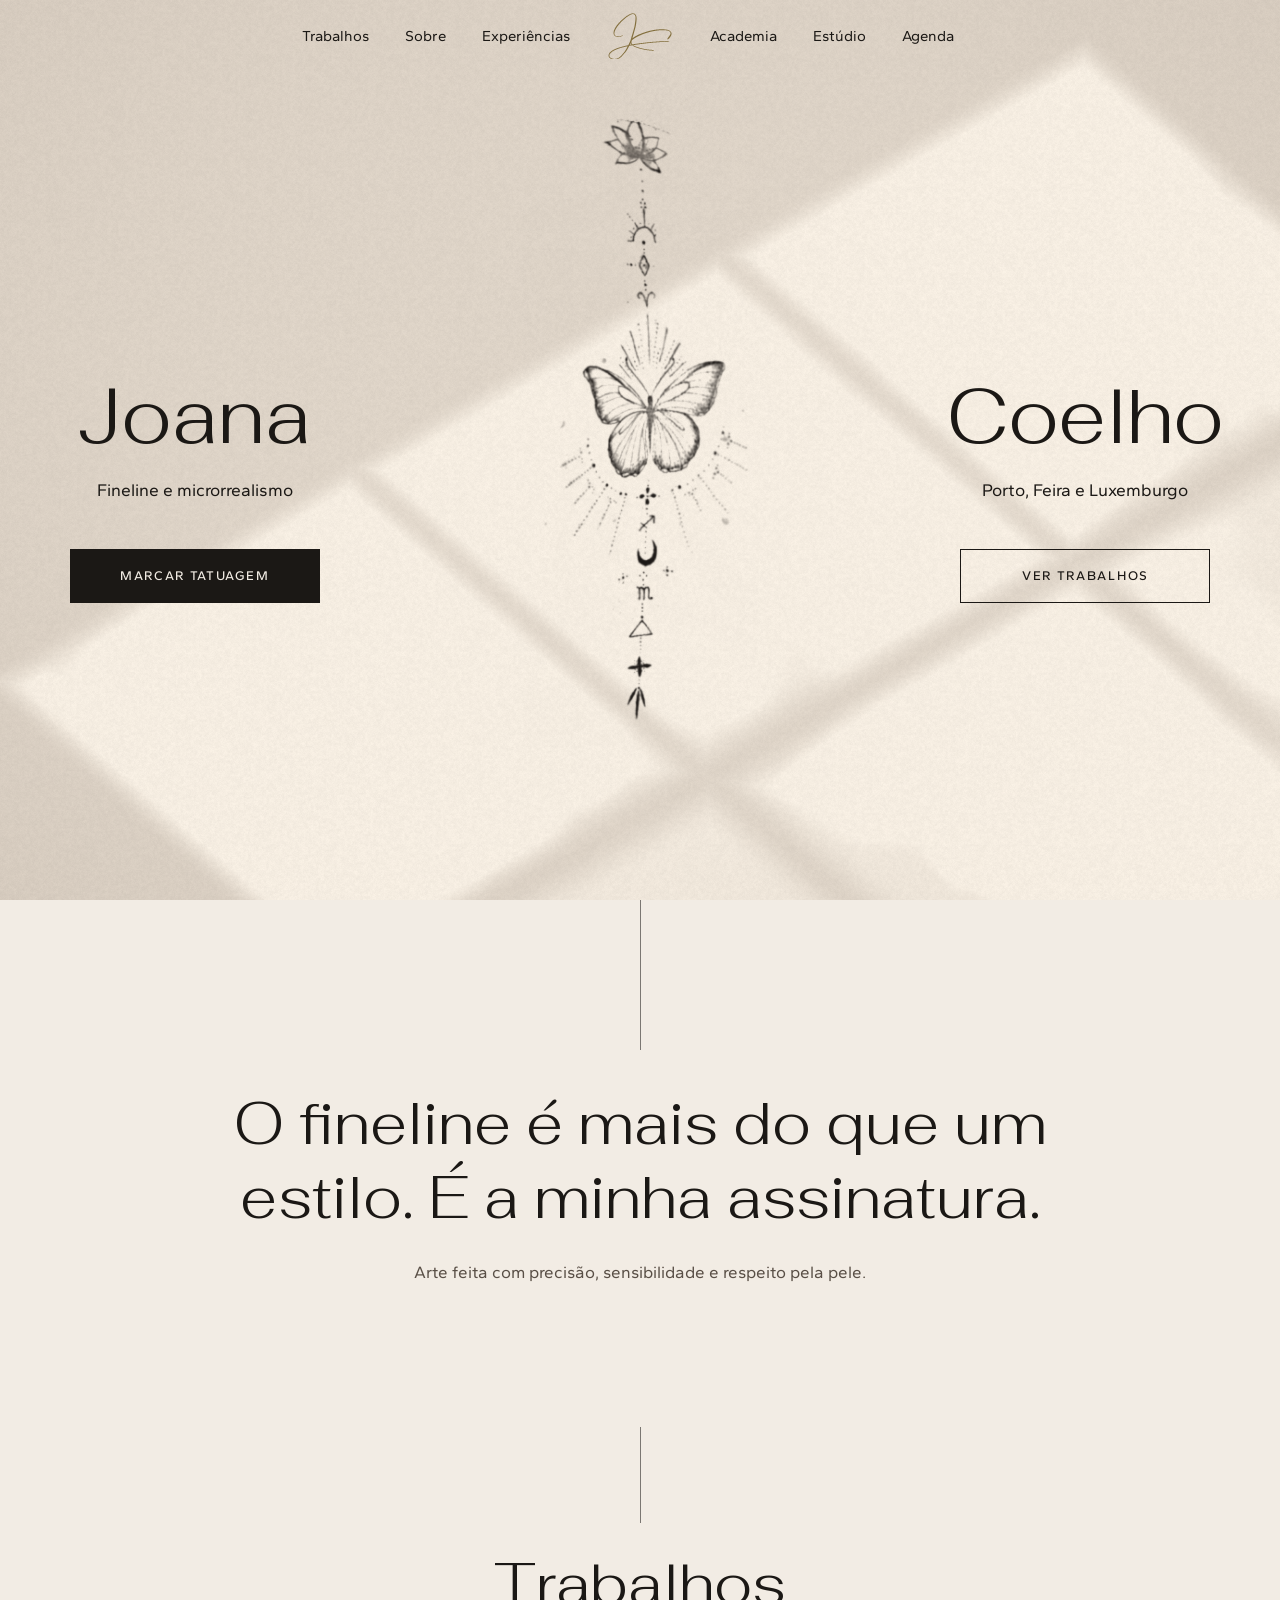
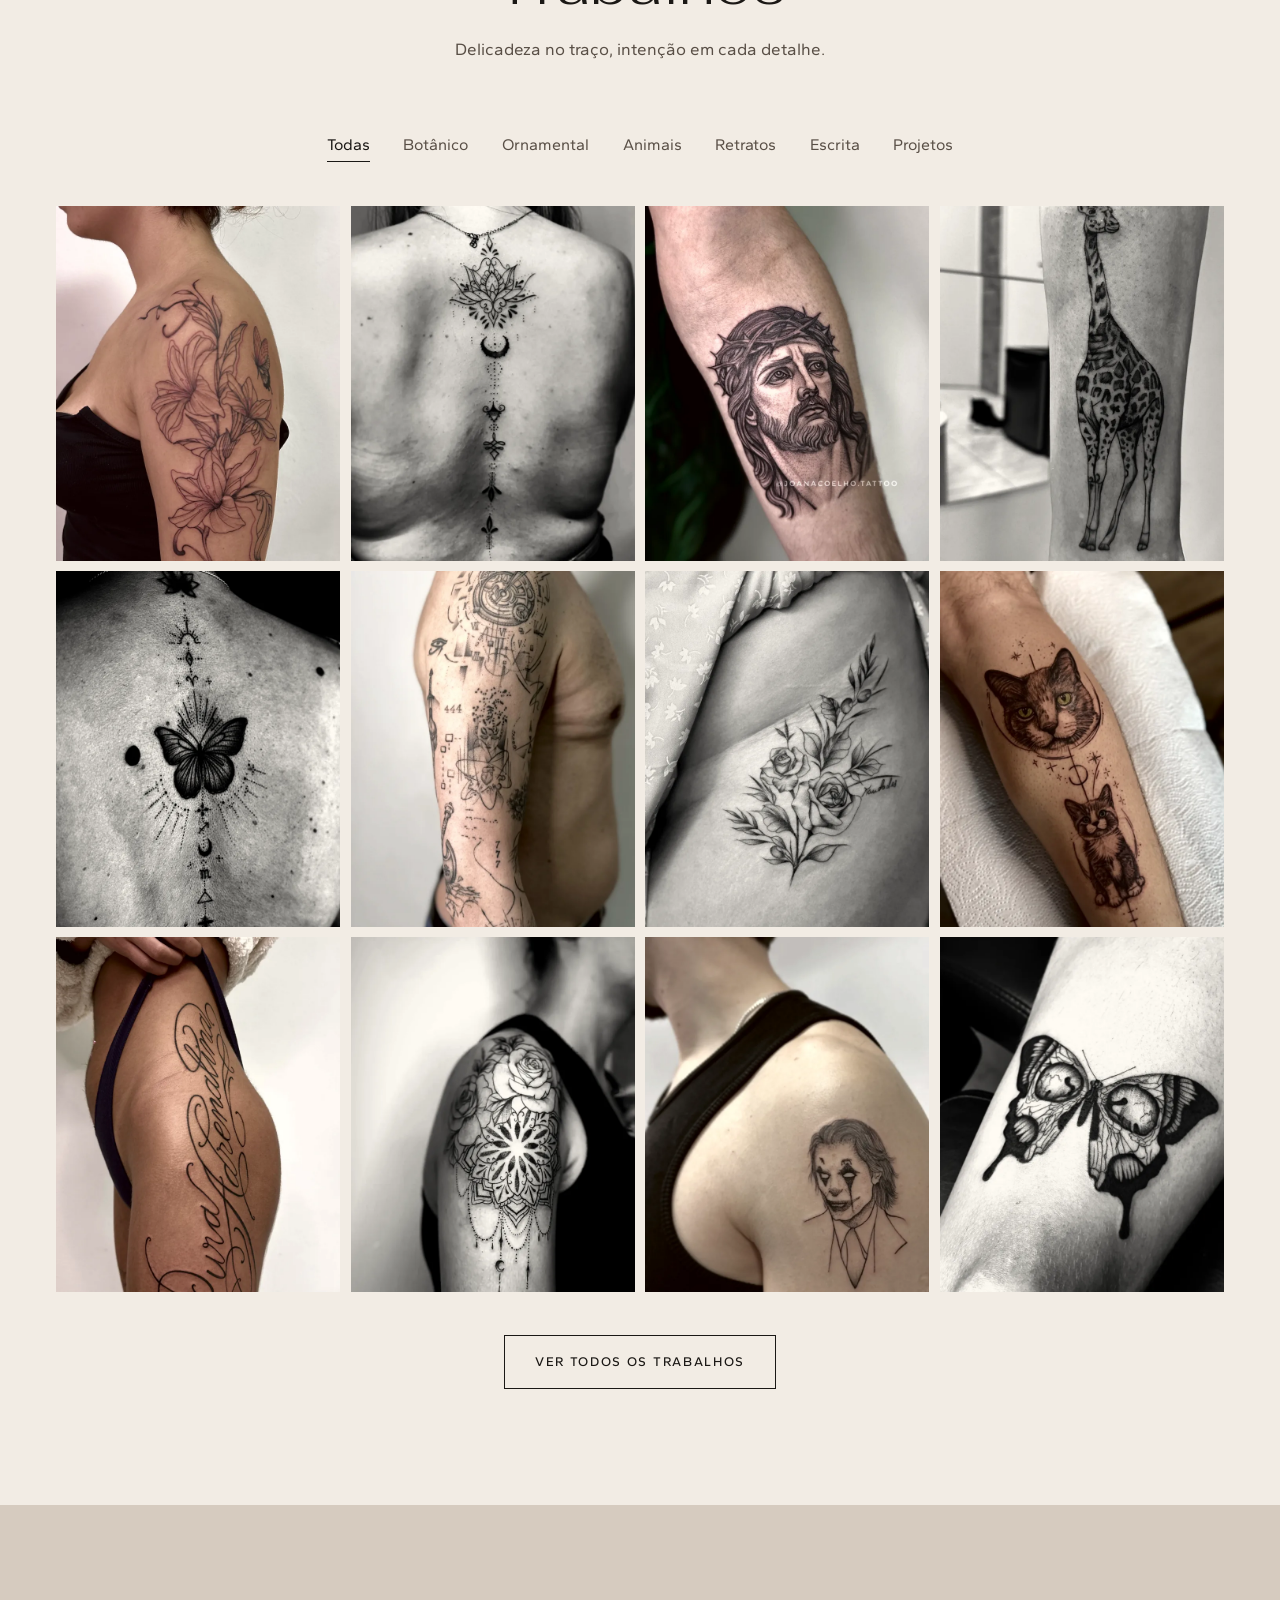
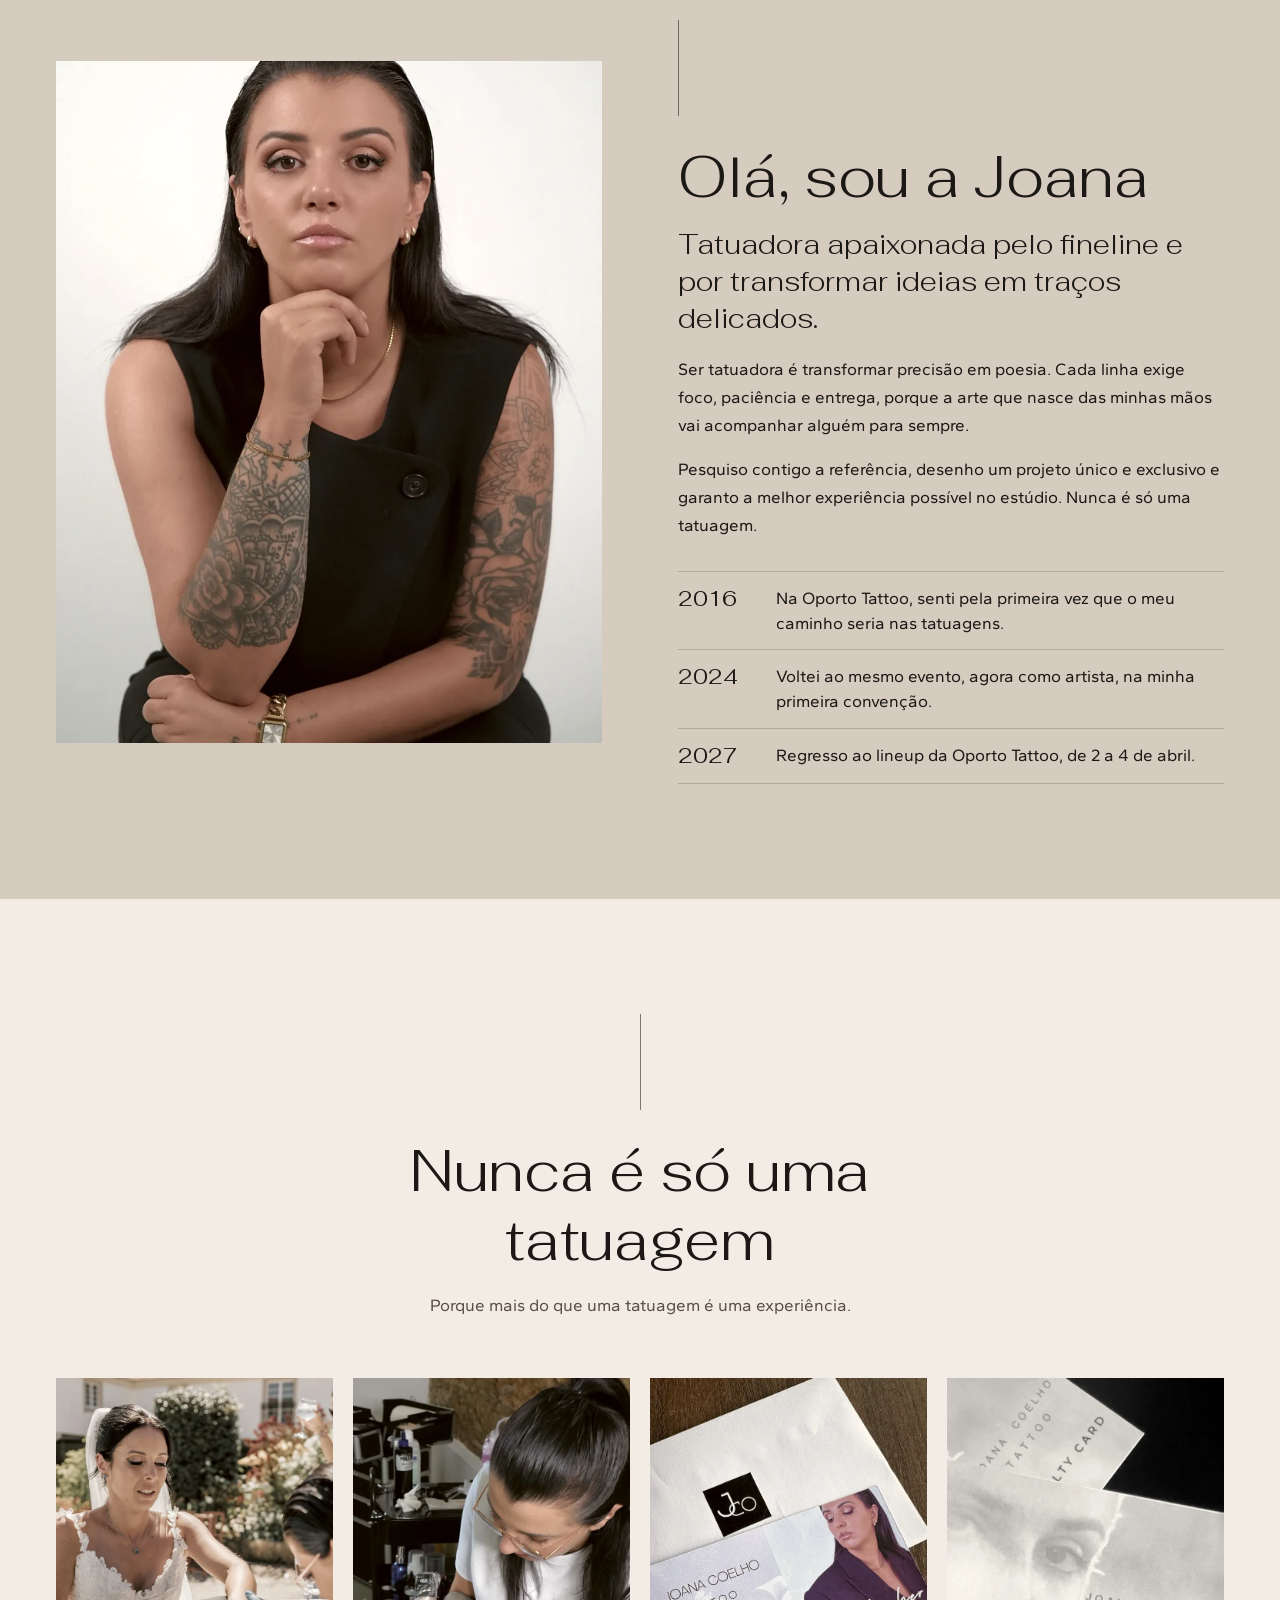
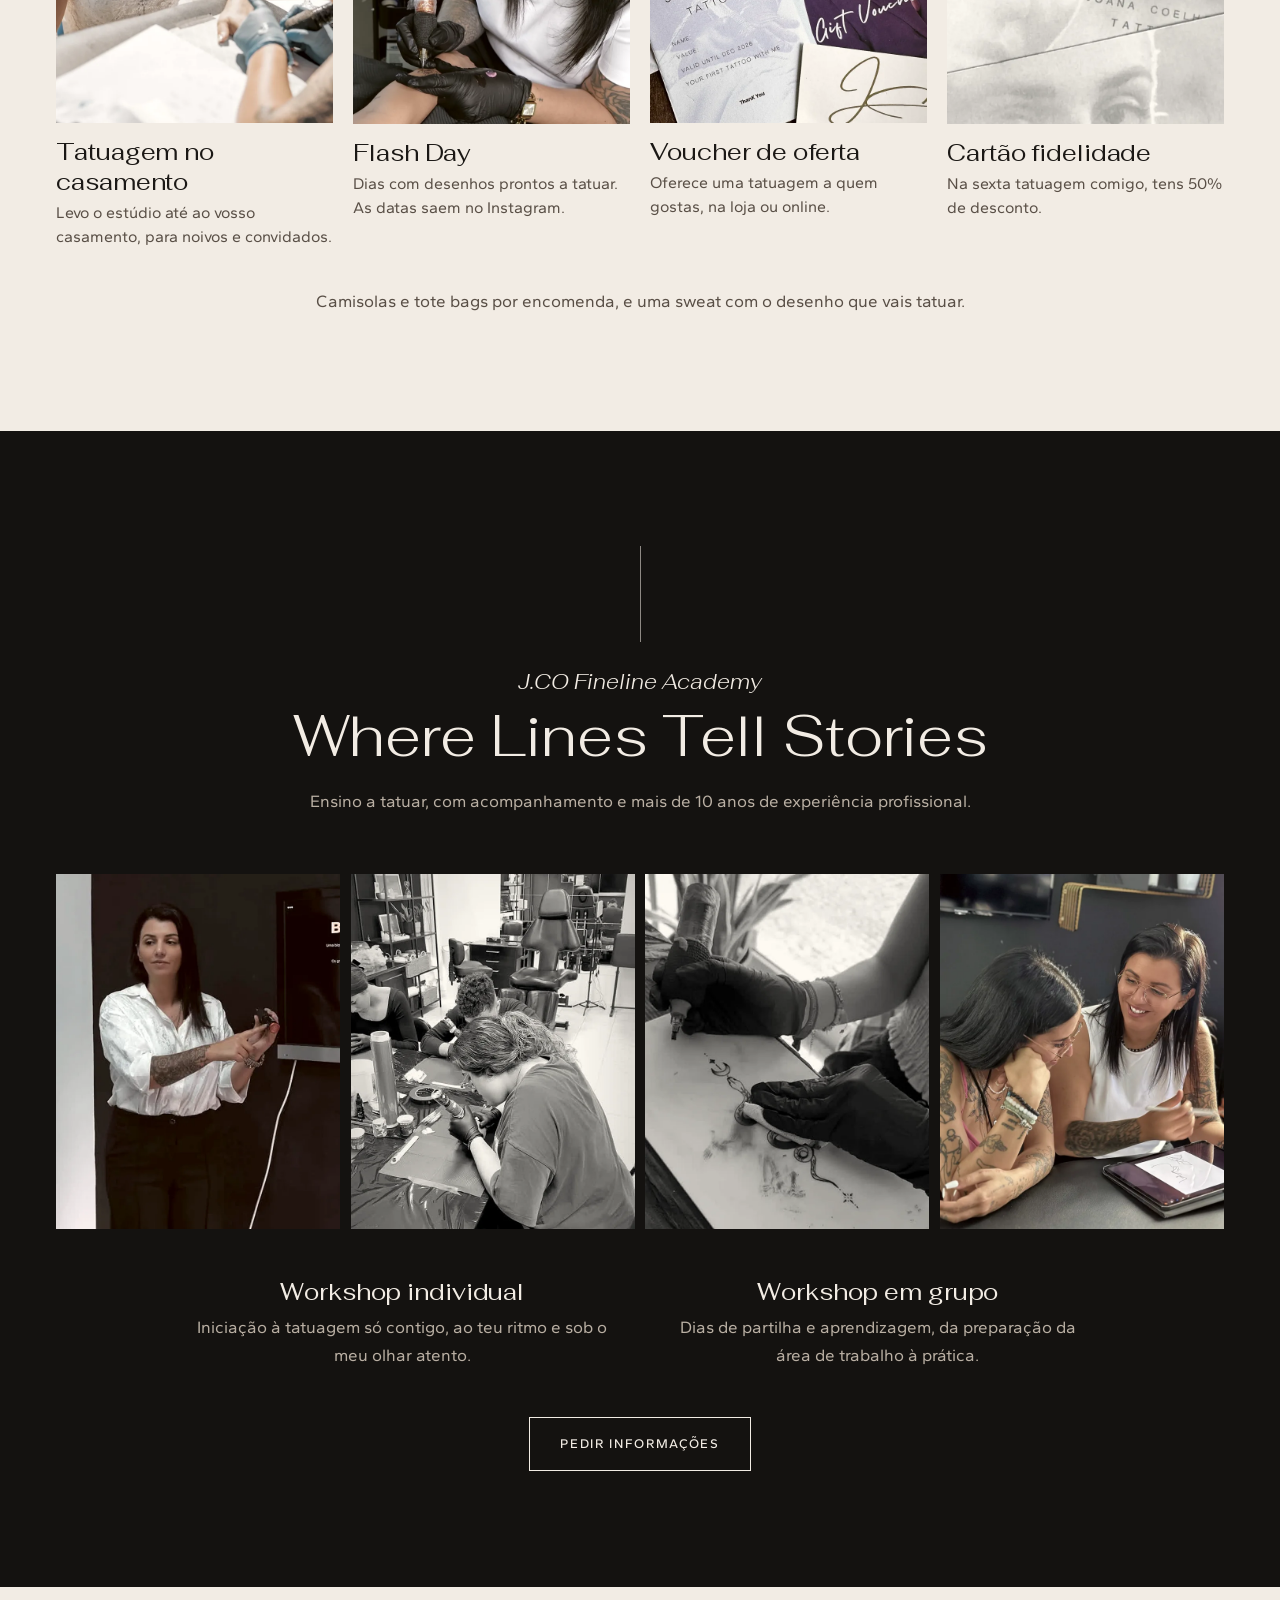
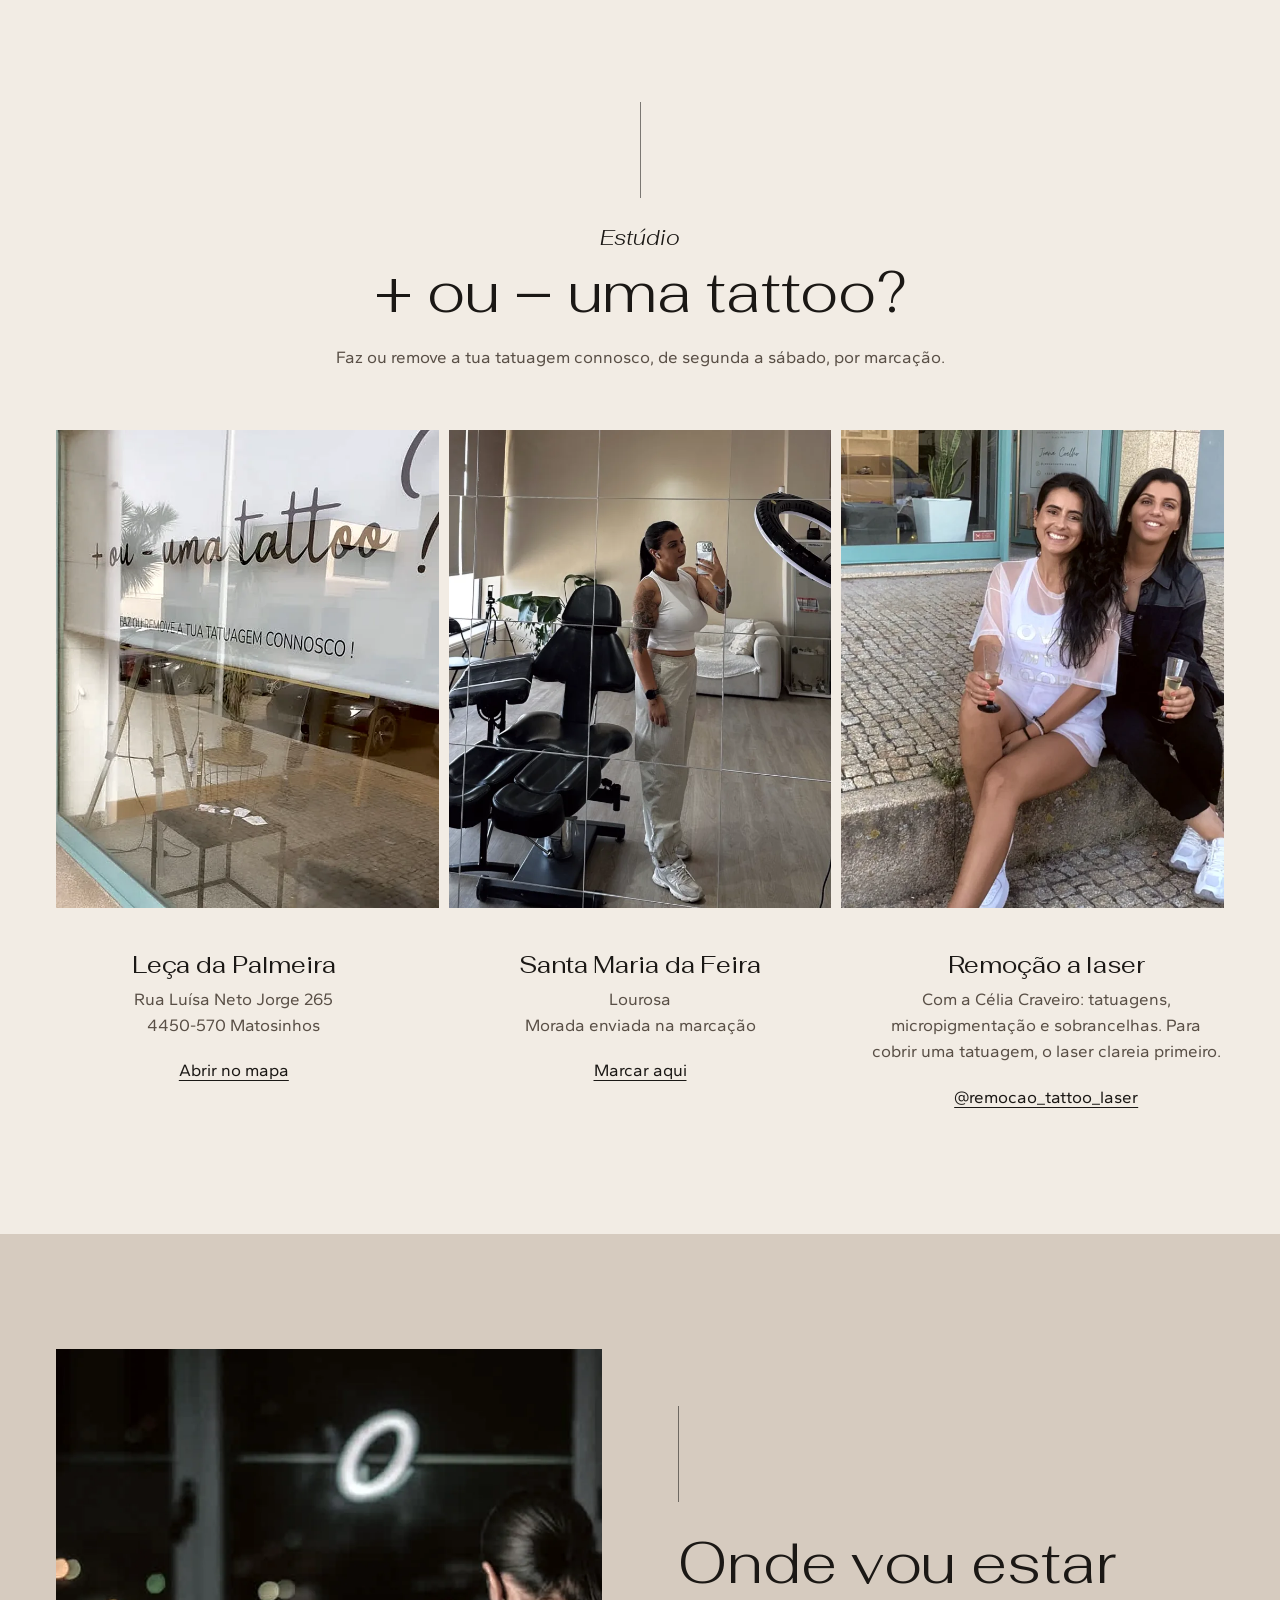
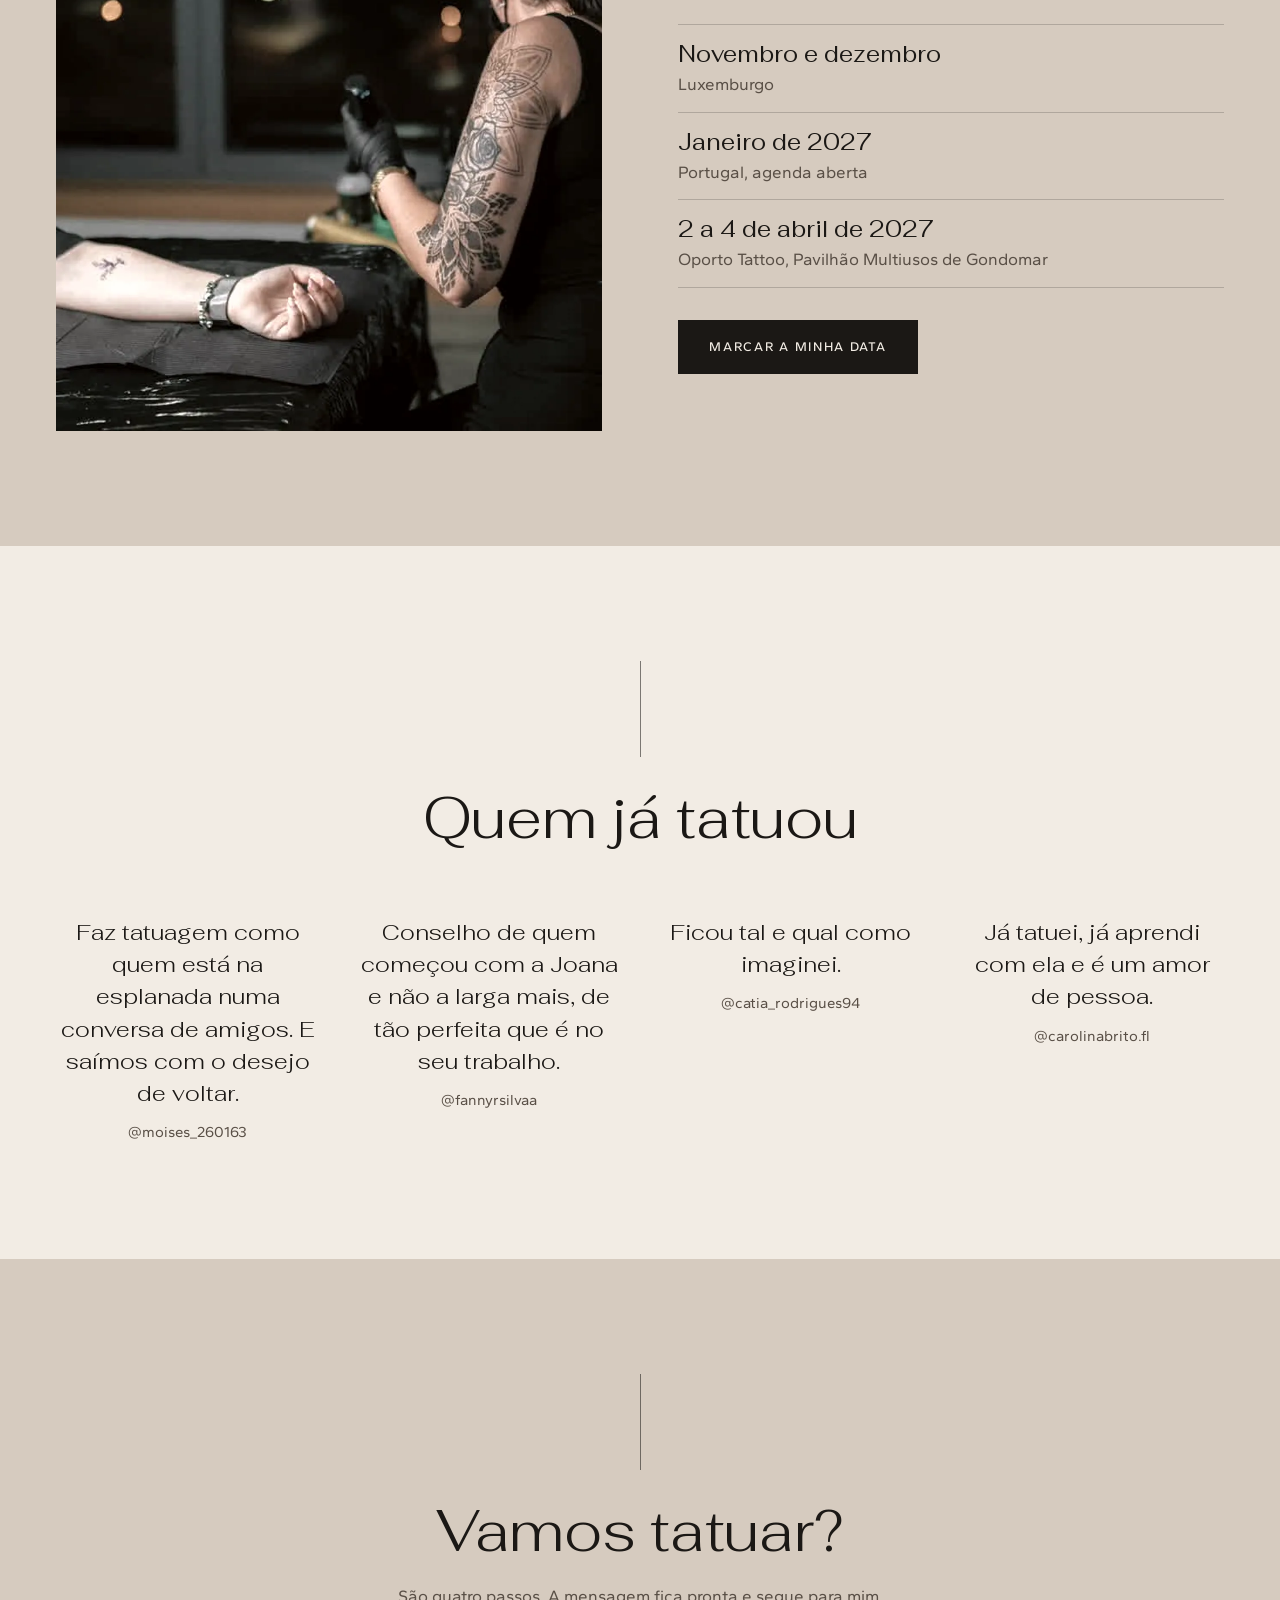
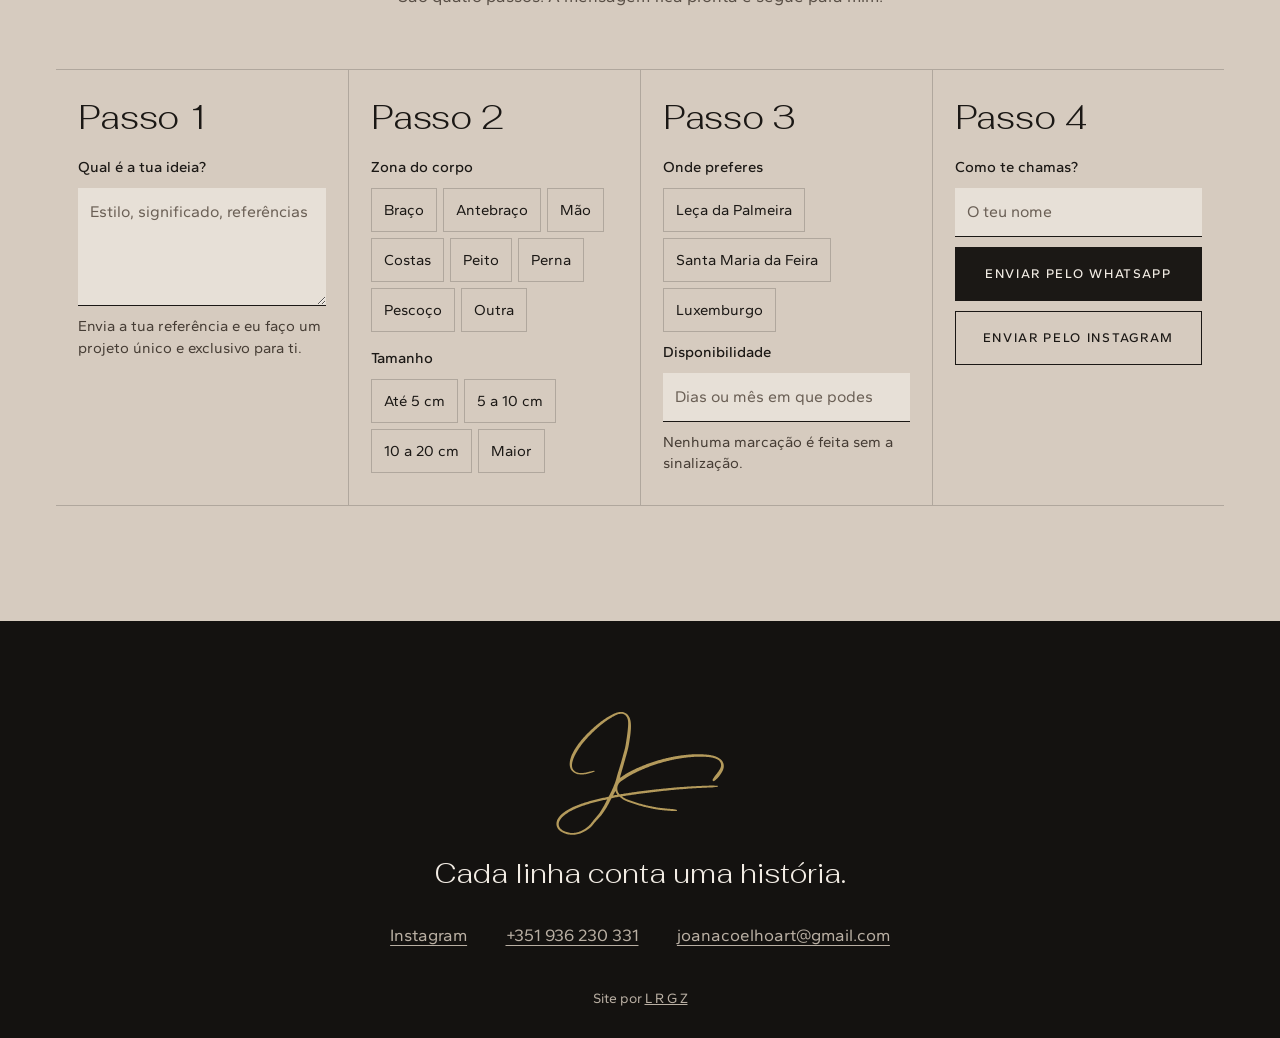
<file: index.html>
<!doctype html>
<html lang="pt-PT">
<head>
<meta charset="utf-8">
<meta name="viewport" content="width=device-width, initial-scale=1, viewport-fit=cover">
<title>Joana Coelho Tattoo · Fineline e microrrealismo em Leça da Palmeira e Santa Maria da Feira</title>
<meta name="description" content="Joana Coelho, tatuadora de fineline e microrrealismo. Tatuagens feitas à medida em Leça da Palmeira, Santa Maria da Feira e no Luxemburgo. Workshops de iniciação à tatuagem na J.CO Fineline Academy.">
<meta name="robots" content="noindex">
<meta name="theme-color" content="#cfc4b8">
<link rel="icon" href="assets/img/favicon.svg" type="image/svg+xml">
<meta property="og:title" content="Joana Coelho Tattoo">
<meta property="og:description" content="Fineline e microrrealismo. Cada linha conta uma história.">
<meta property="og:image" content="https://azeugral.github.io/joana-coelho/assets/img/og.jpg">
<meta property="og:url" content="https://azeugral.github.io/joana-coelho/">
<meta property="og:type" content="website">
<link rel="preload" href="assets/fonts/fahkwang-300-latin.woff2" as="font" type="font/woff2" crossorigin>
<link rel="preload" href="assets/fonts/gantari-300-600-latin.woff2" as="font" type="font/woff2" crossorigin>
<link rel="stylesheet" href="assets/css/site.css?v=29901133">
<script type="application/ld+json">{"@context":"https://schema.org","@type":"TattooParlor","name":"Joana Coelho Tattoo","telephone":"+351936230331","email":"joanacoelhoart@gmail.com","address":{"@type":"PostalAddress","streetAddress":"Rua Luísa Neto Jorge 265","postalCode":"4450-570","addressLocality":"Leça da Palmeira","addressCountry":"PT"},"openingHours":"Mo-Sa","sameAs":["https://www.instagram.com/joanacoelho.tattoo/"]}</script>
</head>
<body>
<a class="saltar" href="#marcar">Saltar para a marcação</a>

<header class="topo" id="topo">
  <nav class="nav-e" aria-label="Secções">
    <a href="#trabalhos">Trabalhos</a>
    <a href="#sobre">Sobre</a>
    <a href="#experiencias">Experiências</a>
  </nav>
  <button class="menu-bt" type="button" aria-expanded="false" aria-controls="menu">Menu</button>
  <a class="marca" href="#inicio" aria-label="Joana Coelho Tattoo, início"><svg aria-hidden="true" focusable="false" xmlns="http://www.w3.org/2000/svg" viewBox="0 0 2047 1497"><path fill="currentColor" d="M476.2 721.5L471.3 720.5L465.5 720.9L458.4 722.0L450.3 723.4L441.2 725.3L431.3 727.4L420.8 729.7L409.8 732.1L398.5 734.7L387.0 737.5L375.3 740.1L363.4 742.4L351.5 744.3L339.5 745.7L327.4 746.7L315.4 747.0L303.4 746.6L291.6 745.4L279.9 743.3L268.7 740.3L257.8 736.3L247.6 731.3L238.2 725.1L229.8 717.9L222.4 709.7L216.3 700.7L211.5 691.0L207.9 680.7L205.7 670.1L204.6 659.3L204.5 648.3L205.4 637.2L207.1 626.1L209.4 614.9L212.2 603.7L215.6 592.5L219.4 581.3L223.5 570.2L228.0 559.1L232.9 548.1L238.0 537.1L243.4 526.3L249.0 515.5L254.9 504.7L261.0 494.1L267.3 483.5L273.8 473.1L280.3 462.8L287.0 452.6L293.8 442.6L300.7 432.7L307.5 423.0L314.5 413.6L321.4 404.2L328.5 395.0L335.8 385.9L343.4 376.6L351.3 367.1L359.7 357.3L368.5 347.2L377.5 337.1L386.5 327.2L395.3 317.5L404.0 308.3L412.4 299.4L420.7 290.8L429.0 282.3L437.3 273.9L445.8 265.5L454.3 257.1L462.9 248.7L471.7 240.3L480.5 231.9L489.4 223.7L498.4 215.5L507.4 207.3L516.5 199.3L525.7 191.3L535.0 183.4L544.3 175.6L553.7 167.9L563.2 160.3L572.8 152.7L582.4 145.3L592.0 138.0L601.8 130.8L611.6 123.6L621.4 116.6L631.4 109.7L641.4 102.8L651.4 96.1L661.6 89.5L671.8 83.1L682.2 76.8L692.6 70.7L703.1 64.8L713.6 59.2L724.3 53.9L734.9 49.0L745.7 44.6L756.4 40.6L767.2 37.4L778.0 35.0L788.7 33.6L799.3 33.3L809.8 34.3L820.0 36.6L829.8 40.3L839.0 45.5L847.6 52.1L855.2 59.8L861.9 68.7L867.5 78.5L872.0 89.0L875.4 100.0L877.9 111.3L879.6 122.9L880.5 134.7L880.9 146.7L880.8 158.7L880.3 170.9L879.7 183.2L878.8 195.4L877.7 207.7L876.6 220.0L875.3 232.2L874.0 244.4L872.6 256.6L871.1 268.7L869.5 280.6L867.9 292.5L866.3 304.1L864.6 315.6L863.0 326.8L861.3 338.1L859.7 349.5L857.9 361.1L856.1 373.2L854.2 385.6L852.1 398.5L849.8 411.7L847.2 425.0L844.5 438.3L841.5 451.7L838.3 464.9L834.9 478.1L831.4 491.1L827.9 503.8L824.5 516.0L821.1 527.9L817.9 539.5L814.7 550.8L811.6 562.1L808.4 573.4L805.2 584.7L802.0 596.2L798.7 607.8L795.4 619.4L792.1 631.0L788.6 642.6L785.2 654.2L781.6 665.9L778.0 677.6L774.4 689.4L770.7 701.3L767.0 713.2L763.2 725.2L759.5 737.3L755.8 749.5L752.3 761.8L748.9 774.2L745.6 786.6L742.5 798.8L739.3 810.9L736.0 822.7L732.5 834.4L728.8 845.9L724.7 857.4L720.4 869.0L715.9 880.7L711.4 892.4L706.9 904.0L702.3 915.4L697.6 926.6L692.7 937.7L687.5 948.8L682.1 960.0L676.6 971.2L671.1 982.3L665.7 993.4L660.1 1004.2L654.5 1014.9L648.7 1025.7L642.8 1036.6L636.9 1047.7L631.1 1058.9L625.5 1070.3L620.0 1081.7L614.5 1092.9L609.0 1104.1L603.4 1115.1L597.6 1126.1L591.7 1136.9L585.6 1147.7L579.4 1158.5L573.1 1169.2L566.7 1179.9L560.3 1190.5L553.9 1200.9L547.4 1211.1L540.8 1221.1L534.0 1230.9L527.1 1240.5L519.8 1249.9L512.1 1259.2L504.0 1268.7L495.3 1278.5L486.3 1288.8L477.1 1299.6L467.9 1310.7L459.1 1321.8L450.7 1332.8L442.6 1343.3L434.9 1353.1L427.2 1362.3L419.3 1371.1L411.0 1379.4L402.3 1387.5L393.2 1395.3L383.6 1402.9L373.7 1410.3L363.4 1417.3L352.9 1424.0L342.2 1430.4L331.2 1436.4L319.9 1442.0L308.4 1447.2L296.7 1452.0L284.9 1456.2L272.9 1459.8L260.9 1462.9L248.7 1465.3L236.5 1467.1L224.3 1468.2L212.1 1468.7L199.9 1468.5L187.9 1467.7L176.0 1466.2L164.3 1464.2L152.7 1461.6L141.4 1458.5L130.3 1454.9L119.4 1450.7L108.9 1446.0L98.8 1440.7L89.1 1434.8L80.1 1428.4L71.9 1421.3L64.6 1413.6L58.3 1405.4L53.1 1396.7L49.1 1387.7L46.4 1378.3L44.9 1368.7L44.7 1359.0L45.7 1349.2L47.9 1339.5L51.1 1329.9L55.3 1320.5L60.4 1311.4L66.4 1302.4L73.0 1293.7L80.3 1285.4L88.1 1277.2L96.3 1269.4L105.0 1261.8L113.9 1254.4L123.2 1247.3L132.7 1240.3L142.3 1233.5L152.1 1227.0L162.1 1220.7L172.1 1214.6L182.2 1208.7L192.5 1203.0L202.9 1197.5L213.5 1192.2L224.2 1187.0L235.1 1181.9L246.0 1176.9L257.0 1172.1L268.1 1167.4L279.3 1162.8L290.6 1158.3L301.9 1153.9L313.3 1149.6L324.8 1145.5L336.4 1141.5L348.0 1137.5L359.7 1133.7L371.4 1129.9L383.1 1126.2L394.8 1122.5L406.6 1118.9L418.3 1115.4L430.1 1112.0L441.8 1108.6L453.7 1105.4L465.5 1102.1L477.5 1099.0L489.4 1095.9L501.4 1092.8L513.5 1089.8L525.5 1086.8L537.6 1083.9L549.7 1081.0L561.8 1078.2L573.9 1075.5L586.0 1072.9L598.1 1070.3L610.4 1067.8L622.7 1065.1L635.1 1062.3L647.5 1059.2L659.8 1056.1L671.9 1052.9L683.9 1049.8L695.7 1046.9L707.6 1044.3L719.5 1042.0L731.5 1039.8L743.5 1037.8L755.7 1035.8L767.9 1033.9L780.1 1032.0L792.4 1030.1L804.7 1028.2L817.0 1026.3L829.2 1024.4L841.5 1022.5L853.8 1020.7L866.1 1018.8L878.4 1016.9L890.8 1015.0L903.1 1013.1L915.4 1011.3L927.8 1009.5L940.1 1007.6L952.5 1005.9L964.9 1004.1L977.2 1002.3L989.6 1000.6L1002.0 998.8L1014.4 997.1L1026.7 995.4L1039.1 993.8L1051.5 992.2L1063.9 990.6L1076.3 989.1L1088.7 987.6L1101.1 986.2L1113.5 984.7L1125.9 983.2L1138.3 981.7L1150.7 980.2L1163.1 978.7L1175.5 977.1L1187.9 975.6L1200.3 974.1L1212.7 972.6L1225.1 971.1L1237.5 969.7L1249.9 968.3L1262.4 966.9L1274.8 965.6L1287.2 964.3L1299.6 963.0L1312.0 961.7L1324.4 960.4L1336.8 959.1L1349.2 957.9L1361.6 956.6L1374.1 955.3L1386.5 954.0L1399.0 952.7L1411.5 951.4L1423.9 950.1L1436.4 948.8L1448.8 947.6L1461.2 946.5L1473.6 945.4L1486.0 944.4L1498.3 943.5L1510.7 942.6L1523.1 941.7L1535.6 940.8L1548.1 939.9L1560.6 938.9L1573.1 937.9L1585.6 936.8L1598.1 935.8L1610.6 934.7L1623.1 933.8L1635.5 932.8L1647.9 932.0L1660.3 931.2L1672.7 930.5L1685.1 929.8L1697.4 929.1L1709.8 928.5L1722.2 927.8L1734.7 927.2L1747.1 926.6L1759.6 925.9L1772.0 925.3L1784.4 924.6L1796.8 924.0L1809.2 923.4L1821.6 922.9L1833.9 922.5L1846.3 922.0L1858.6 921.6L1870.8 921.1L1882.7 920.6L1894.4 919.8L1905.7 918.7L1916.5 917.7L1926.7 916.6L1936.1 915.6L1944.4 914.4L1951.7 913.2L1957.6 911.7L1962.1 909.2L1961.9 903.7L1957.1 901.6L1951.2 900.7L1943.9 900.0L1935.5 899.4L1926.1 898.9L1915.9 898.5L1905.0 898.2L1893.7 897.9L1881.9 897.9L1870.0 898.2L1857.8 898.6L1845.6 898.9L1833.2 899.2L1820.8 899.5L1808.3 899.9L1795.8 900.4L1783.3 900.9L1770.8 901.4L1758.4 902.0L1746.0 902.5L1733.5 903.1L1721.1 903.6L1708.7 904.1L1696.2 904.7L1683.8 905.2L1671.4 905.8L1658.9 906.5L1646.4 907.1L1633.9 907.9L1621.3 908.7L1608.7 909.5L1596.1 910.4L1583.6 911.4L1571.1 912.3L1558.6 913.3L1546.2 914.2L1533.8 915.0L1521.4 915.8L1509.0 916.6L1496.5 917.4L1484.0 918.3L1471.5 919.2L1458.9 920.2L1446.4 921.3L1433.8 922.5L1421.3 923.6L1408.8 924.8L1396.3 926.1L1383.8 927.3L1371.3 928.5L1358.9 929.7L1346.5 931.0L1334.1 932.2L1321.7 933.4L1309.3 934.6L1296.9 935.8L1284.4 937.0L1271.9 938.3L1259.4 939.6L1246.9 940.9L1234.4 942.2L1221.9 943.6L1209.5 945.0L1197.0 946.5L1184.5 948.0L1172.1 949.5L1159.7 950.9L1147.3 952.4L1135.0 953.9L1122.6 955.4L1110.2 956.8L1097.9 958.3L1085.4 959.7L1073.0 961.2L1060.5 962.7L1048.0 964.2L1035.5 965.8L1023.0 967.5L1010.5 969.2L998.1 970.9L985.7 972.7L973.3 974.4L960.9 976.2L948.5 978.0L936.1 979.8L923.6 981.6L911.2 983.5L898.9 985.3L886.5 987.2L874.2 989.1L861.9 991.0L849.6 992.9L837.3 994.8L825.0 996.7L812.7 998.6L800.4 1000.5L788.1 1002.4L775.8 1004.3L763.6 1006.2L751.3 1008.2L739.0 1010.2L726.6 1012.3L714.3 1014.5L701.9 1017.0L689.5 1019.7L677.1 1022.7L664.8 1025.9L652.7 1029.1L640.7 1032.3L628.7 1035.2L616.7 1038.0L604.6 1040.6L592.4 1043.2L580.2 1045.7L567.9 1048.4L555.6 1051.2L543.4 1054.0L531.2 1056.9L519.0 1059.8L506.8 1062.8L494.7 1065.8L482.5 1068.8L470.4 1071.9L458.4 1075.1L446.3 1078.2L434.3 1081.5L422.3 1084.8L410.4 1088.2L398.5 1091.7L386.6 1095.2L374.7 1098.8L362.7 1102.5L350.8 1106.2L338.9 1110.1L327.1 1114.0L315.2 1118.0L303.4 1122.1L291.6 1126.3L279.9 1130.7L268.3 1135.2L256.8 1139.8L245.3 1144.5L233.9 1149.4L222.6 1154.4L211.3 1159.5L200.1 1164.8L189.1 1170.3L178.1 1176.0L167.2 1181.9L156.4 1188.0L145.8 1194.4L135.3 1201.1L124.9 1208.0L114.6 1215.2L104.5 1222.6L94.6 1230.4L85.0 1238.4L75.5 1246.9L66.4 1255.8L57.7 1265.1L49.5 1275.0L41.9 1285.4L35.0 1296.4L29.1 1307.9L24.1 1319.9L20.4 1332.4L18.1 1345.3L17.2 1358.4L18.0 1371.6L20.5 1384.6L24.7 1397.1L30.4 1409.0L37.6 1420.1L45.9 1430.3L55.3 1439.5L65.4 1447.7L76.2 1455.0L87.4 1461.5L99.0 1467.1L110.8 1472.1L122.9 1476.5L135.1 1480.2L147.5 1483.4L160.1 1486.0L172.9 1488.1L185.9 1489.6L199.0 1490.4L212.3 1490.6L225.6 1490.2L239.0 1489.1L252.3 1487.3L265.6 1484.9L278.8 1481.9L291.9 1478.3L304.8 1474.1L317.5 1469.3L330.0 1464.1L342.3 1458.4L354.2 1452.3L365.9 1445.7L377.3 1438.8L388.5 1431.5L399.3 1423.9L409.8 1415.9L419.9 1407.6L429.5 1398.9L438.8 1389.9L447.6 1380.5L456.2 1370.7L464.5 1360.6L472.9 1350.2L481.4 1339.6L490.2 1329.2L499.2 1318.9L508.4 1308.9L517.7 1299.2L526.9 1289.6L535.8 1280.1L544.5 1270.5L552.8 1260.8L560.8 1250.9L568.5 1240.8L576.0 1230.6L583.2 1220.2L590.3 1209.7L597.3 1199.1L604.2 1188.4L611.0 1177.6L617.7 1166.7L624.4 1155.6L630.8 1144.5L637.2 1133.1L643.3 1121.7L649.2 1110.3L655.0 1099.0L660.6 1088.0L666.3 1077.2L672.0 1066.6L678.0 1056.0L684.1 1045.3L690.2 1034.4L696.3 1023.2L702.2 1012.0L708.0 1000.8L713.7 989.6L719.3 978.3L725.0 966.9L730.5 955.1L735.9 943.2L740.9 931.2L745.7 919.2L750.3 907.3L754.8 895.4L759.2 883.5L763.6 871.3L767.8 858.9L771.8 846.3L775.3 833.6L778.6 821.0L781.6 808.5L784.5 796.2L787.4 784.1L790.4 772.2L793.6 760.3L796.9 748.3L800.4 736.4L803.9 724.4L807.4 712.5L811.0 700.6L814.5 688.7L818.0 676.8L821.5 665.0L824.9 653.2L828.3 641.4L831.6 629.7L834.9 618.0L838.2 606.3L841.4 594.8L844.5 583.3L847.6 572.0L850.7 560.8L853.8 549.5L857.1 538.1L860.4 526.2L863.9 513.9L867.5 501.0L871.1 487.7L874.7 474.1L878.1 460.3L881.3 446.4L884.3 432.4L887.0 418.6L889.5 405.0L891.8 391.8L893.8 379.1L895.8 366.9L897.6 355.2L899.3 343.8L901.1 332.5L902.7 321.1L904.4 309.5L906.0 297.6L907.6 285.5L909.0 273.2L910.4 260.8L911.6 248.2L912.6 235.6L913.4 222.9L914.1 210.1L914.5 197.2L914.7 184.3L914.5 171.3L914.0 158.2L913.1 144.9L911.5 131.6L909.2 118.3L906.1 104.9L901.9 91.6L896.6 78.6L890.0 66.1L882.1 54.4L872.9 43.6L862.5 34.2L851.2 26.2L839.0 19.9L826.3 15.3L813.3 12.3L800.2 11.0L787.1 11.2L774.3 12.5L761.7 14.9L749.4 18.0L737.4 21.8L725.5 26.1L713.9 30.8L702.3 35.9L690.9 41.3L679.7 47.0L668.5 52.9L657.5 59.0L646.7 65.3L636.0 71.7L625.4 78.4L614.9 85.1L604.5 91.9L594.2 98.9L584.0 106.0L573.8 113.2L563.8 120.5L553.8 127.9L543.8 135.4L533.9 143.1L524.1 150.8L514.4 158.7L504.8 166.6L495.3 174.6L485.8 182.7L476.4 190.8L467.1 199.1L457.9 207.4L448.7 215.8L439.6 224.2L430.7 232.6L421.9 241.0L413.2 249.4L404.5 257.9L396.0 266.4L387.3 275.0L378.6 284.0L369.6 293.4L360.4 303.1L351.1 313.2L341.8 323.5L332.7 333.7L324.0 343.7L315.6 353.5L307.7 363.0L300.0 372.6L292.5 382.1L285.2 391.8L278.0 401.7L270.8 411.7L263.7 421.9L256.6 432.3L249.6 442.9L242.8 453.7L236.1 464.7L229.5 475.8L223.2 487.1L217.1 498.6L211.2 510.3L205.7 522.1L200.5 534.0L195.7 546.2L191.3 558.5L187.4 571.0L183.9 583.6L181.1 596.3L178.9 609.2L177.4 622.3L176.7 635.5L177.0 648.8L178.5 662.1L181.2 675.4L185.4 688.3L191.1 700.7L198.3 712.4L206.8 723.0L216.6 732.5L227.3 740.6L238.9 747.4L251.0 752.9L263.5 757.2L276.3 760.4L289.3 762.5L302.3 763.8L315.2 764.4L328.2 764.2L341.1 763.4L353.8 762.2L366.4 760.5L378.8 758.4L391.0 756.1L402.9 753.6L414.4 750.6L425.4 747.4L435.8 744.2L445.4 741.1L454.3 738.1L462.0 735.3L468.6 732.6L473.9 730.1L477.6 726.8ZM1904.5 844.0L1910.2 844.5L1915.1 842.8L1920.5 839.9L1926.4 836.1L1932.6 831.5L1939.2 826.2L1946.0 820.3L1953.0 813.8L1959.8 806.8L1966.2 798.9L1972.7 790.7L1979.1 782.3L1985.5 773.7L1991.7 764.9L1997.8 756.0L2003.6 747.0L2009.1 737.8L2014.3 728.5L2019.0 719.1L2023.2 709.4L2026.8 699.5L2029.6 689.4L2031.6 679.0L2032.6 668.4L2032.6 657.7L2031.4 647.1L2029.1 636.5L2025.7 626.1L2021.2 616.0L2015.7 606.3L2009.2 597.2L2001.9 588.7L1993.8 580.9L1985.2 573.9L1976.2 567.6L1966.8 562.0L1957.3 557.1L1947.7 552.7L1938.0 548.8L1928.3 545.4L1918.6 542.3L1908.9 539.6L1899.2 537.1L1889.5 535.0L1879.9 533.0L1870.3 531.2L1860.6 529.6L1851.0 528.2L1841.3 527.0L1831.7 525.9L1822.0 525.0L1812.4 524.1L1802.8 523.4L1793.2 522.7L1783.6 522.1L1774.0 521.6L1764.4 521.2L1754.8 520.9L1745.2 520.7L1735.6 520.5L1726.0 520.4L1716.4 520.4L1706.9 520.5L1697.3 520.6L1687.8 520.7L1678.2 520.9L1668.6 521.2L1659.0 521.6L1649.4 522.1L1639.8 522.7L1630.3 523.3L1620.7 524.0L1611.2 524.7L1601.6 525.6L1592.1 526.4L1582.5 527.4L1573.0 528.4L1563.5 529.4L1554.0 530.5L1544.5 531.7L1535.0 532.9L1525.4 534.1L1515.9 535.4L1506.4 536.8L1496.9 538.2L1487.5 539.7L1478.1 541.2L1468.7 542.7L1459.3 544.3L1449.8 545.9L1440.4 547.6L1430.9 549.4L1421.5 551.2L1412.1 553.1L1402.7 555.0L1393.4 556.9L1384.0 558.9L1374.7 560.9L1365.4 562.9L1356.0 565.0L1346.7 567.2L1337.3 569.4L1328.0 571.6L1318.6 573.9L1309.3 576.3L1299.9 578.7L1290.6 581.1L1281.4 583.6L1272.2 586.2L1263.0 588.8L1253.9 591.4L1244.8 594.1L1235.7 596.9L1226.6 599.6L1217.5 602.4L1208.4 605.3L1199.3 608.1L1190.1 611.1L1181.0 614.0L1171.9 616.9L1162.8 619.9L1153.7 623.0L1144.6 626.0L1135.5 629.2L1126.4 632.4L1117.3 635.7L1108.2 639.1L1099.1 642.5L1090.1 646.0L1081.1 649.6L1072.1 653.2L1063.1 656.8L1054.2 660.5L1045.3 664.2L1036.4 667.9L1027.5 671.6L1018.6 675.3L1009.7 679.1L1000.8 682.9L992.0 686.8L983.1 690.8L974.3 694.8L965.5 698.9L956.8 703.0L948.1 707.2L939.5 711.4L930.9 715.7L922.3 720.0L913.7 724.3L905.1 728.7L896.6 733.3L888.1 737.8L879.7 742.5L871.4 747.2L863.2 752.0L855.1 756.9L847.0 761.9L839.0 767.1L831.1 772.3L823.4 777.6L815.8 782.8L808.3 788.0L800.8 793.3L793.1 798.6L785.3 804.1L777.1 810.2L768.8 817.0L760.5 824.6L752.6 833.1L745.3 842.4L738.9 852.5L733.4 863.2L729.0 874.4L725.5 886.0L723.2 898.0L721.8 910.3L721.5 922.7L722.2 935.2L724.0 947.6L726.8 959.8L730.6 971.5L735.5 982.5L741.3 992.9L748.0 1002.4L755.3 1011.0L762.8 1018.8L770.4 1026.0L778.0 1032.6L785.5 1038.9L793.0 1045.1L800.7 1051.1L808.6 1056.9L816.8 1062.5L825.2 1067.7L833.8 1072.6L842.5 1077.1L851.3 1081.3L860.2 1085.3L869.1 1089.0L878.0 1092.6L887.0 1096.0L895.9 1099.4L904.9 1102.6L913.8 1105.8L922.8 1108.9L931.8 1112.0L940.9 1115.0L949.9 1117.9L959.0 1120.8L968.1 1123.7L977.2 1126.5L986.3 1129.3L995.4 1132.0L1004.5 1134.7L1013.7 1137.3L1022.8 1139.9L1032.0 1142.5L1041.1 1145.0L1050.3 1147.5L1059.5 1149.9L1068.6 1152.3L1077.8 1154.6L1087.0 1156.8L1096.1 1159.1L1105.3 1161.2L1114.5 1163.3L1123.7 1165.4L1132.9 1167.4L1142.2 1169.3L1151.4 1171.3L1160.7 1173.2L1170.0 1175.1L1179.3 1176.9L1188.7 1178.7L1198.1 1180.5L1207.5 1182.2L1216.9 1183.8L1226.4 1185.4L1235.8 1186.8L1245.3 1188.2L1254.7 1189.6L1264.2 1190.8L1273.7 1192.0L1283.2 1193.1L1292.7 1194.2L1302.2 1195.2L1311.6 1196.2L1321.1 1197.1L1330.5 1198.0L1340.0 1198.9L1349.4 1199.7L1358.9 1200.5L1368.3 1201.2L1377.8 1201.9L1387.1 1202.6L1396.4 1203.2L1405.6 1203.8L1414.6 1204.2L1423.3 1204.2L1431.7 1204.1L1439.6 1204.1L1446.9 1204.0L1453.5 1203.9L1459.3 1203.6L1464.2 1203.1L1468.3 1202.0L1470.4 1194.9L1467.2 1192.0L1462.8 1190.1L1457.4 1188.4L1451.0 1186.7L1443.9 1185.2L1436.1 1183.7L1427.8 1182.4L1419.1 1181.1L1410.2 1180.0L1401.1 1179.4L1391.8 1178.8L1382.6 1178.2L1373.2 1177.5L1363.9 1176.8L1354.6 1176.1L1345.2 1175.2L1335.9 1174.4L1326.5 1173.5L1317.2 1172.6L1307.8 1171.6L1298.4 1170.7L1289.1 1169.6L1279.7 1168.5L1270.4 1167.4L1261.1 1166.2L1251.8 1164.9L1242.5 1163.6L1233.3 1162.2L1224.0 1160.7L1214.8 1159.1L1205.5 1157.4L1196.3 1155.7L1187.0 1153.9L1177.8 1152.1L1168.5 1150.3L1159.3 1148.4L1150.1 1146.5L1141.0 1144.6L1131.9 1142.6L1122.8 1140.6L1113.7 1138.6L1104.7 1136.5L1095.6 1134.3L1086.6 1132.1L1077.5 1129.9L1068.5 1127.6L1059.4 1125.2L1050.3 1122.9L1041.3 1120.4L1032.2 1118.0L1023.1 1115.5L1014.1 1112.9L1005.0 1110.3L996.0 1107.7L987.0 1105.0L977.9 1102.3L968.9 1099.6L959.9 1096.8L951.0 1094.0L942.0 1091.1L933.1 1088.2L924.2 1085.3L915.4 1082.2L906.6 1079.2L897.8 1076.0L889.0 1072.8L880.3 1069.5L871.7 1066.0L863.3 1062.4L854.9 1058.7L846.7 1054.7L838.8 1050.4L831.0 1045.9L823.5 1041.0L816.1 1035.8L808.8 1030.3L801.6 1024.5L794.5 1018.4L787.4 1012.2L780.6 1005.6L774.1 998.8L768.2 991.5L763.0 983.7L758.6 975.3L755.1 966.5L752.6 957.1L751.0 947.3L750.3 937.2L750.6 927.1L751.7 917.1L753.6 907.6L756.2 898.5L759.6 889.9L763.6 881.9L768.2 874.4L773.3 867.4L778.9 861.0L785.0 855.1L791.6 849.6L798.6 844.3L805.9 839.3L813.6 834.2L821.3 829.1L829.1 824.0L836.8 818.8L844.3 813.6L851.8 808.6L859.3 803.6L866.8 798.8L874.3 794.0L882.0 789.3L889.7 784.7L897.5 780.1L905.5 775.6L913.5 771.2L921.7 766.8L929.9 762.4L938.2 758.1L946.6 753.8L955.0 749.5L963.4 745.2L971.8 741.1L980.2 736.9L988.7 732.8L997.1 728.8L1005.6 724.9L1014.2 721.0L1022.8 717.1L1031.5 713.3L1040.2 709.5L1049.0 705.7L1057.7 701.9L1066.5 698.2L1075.3 694.4L1084.1 690.7L1092.9 687.0L1101.7 683.4L1110.4 679.9L1119.2 676.4L1127.9 673.0L1136.6 669.6L1145.4 666.4L1154.2 663.2L1163.1 660.1L1172.0 657.0L1180.9 653.9L1189.9 650.9L1198.8 647.9L1207.8 644.9L1216.8 642.0L1225.7 639.1L1234.7 636.2L1243.6 633.4L1252.6 630.6L1261.5 627.9L1270.4 625.2L1279.4 622.5L1288.3 619.9L1297.3 617.4L1306.3 614.9L1315.4 612.4L1324.5 610.0L1333.7 607.7L1342.8 605.3L1352.0 603.1L1361.2 600.8L1370.3 598.6L1379.5 596.5L1388.6 594.4L1397.8 592.3L1407.0 590.2L1416.2 588.2L1425.4 586.2L1434.6 584.3L1443.9 582.4L1453.1 580.6L1462.2 578.9L1471.4 577.2L1480.7 575.5L1489.9 573.9L1499.2 572.4L1508.4 570.8L1517.7 569.4L1527.1 567.9L1536.4 566.6L1545.7 565.2L1555.0 563.9L1564.4 562.7L1573.7 561.5L1583.0 560.4L1592.3 559.3L1601.6 558.2L1611.0 557.3L1620.3 556.3L1629.7 555.5L1639.0 554.6L1648.3 553.9L1657.6 553.2L1666.9 552.6L1676.2 552.1L1685.5 551.7L1694.9 551.3L1704.3 551.0L1713.7 550.8L1723.1 550.5L1732.5 550.4L1741.8 550.3L1751.2 550.3L1760.5 550.3L1769.9 550.5L1779.2 550.7L1788.6 551.0L1798.0 551.4L1807.4 551.8L1816.8 552.3L1826.1 552.9L1835.5 553.6L1844.8 554.4L1854.0 555.4L1863.2 556.5L1872.4 557.8L1881.6 559.3L1890.7 560.9L1899.8 562.9L1908.9 565.0L1917.8 567.5L1926.7 570.4L1935.4 573.6L1944.0 577.3L1952.3 581.5L1960.2 586.2L1967.7 591.5L1974.6 597.3L1980.8 603.6L1986.2 610.4L1990.8 617.6L1994.4 625.1L1997.1 632.7L1998.9 640.3L1999.8 647.9L1999.9 655.3L1999.1 662.6L1997.7 669.8L1995.6 676.9L1992.9 684.1L1989.7 691.4L1985.8 698.8L1981.4 706.4L1976.6 714.2L1971.4 722.1L1965.9 730.2L1960.1 738.3L1954.1 746.4L1948.1 754.4L1941.9 762.3L1935.7 770.1L1929.6 777.7L1923.8 785.2L1918.8 792.8L1914.0 800.0L1909.6 806.9L1905.6 813.2L1902.1 819.1L1899.3 824.4L1897.3 829.3L1896.5 834.0Z"/></svg></a>
  <nav class="nav-d" aria-label="Mais secções">
    <a href="#academia">Academia</a>
    <a href="#estudio">Estúdio</a>
    <a href="#agenda">Agenda</a>
  </nav>
  <a class="marcar-bt" href="#marcar">Marcar</a>
</header>

<div class="menu" id="menu" hidden>
  <nav aria-label="Menu">
    <a href="#trabalhos">Trabalhos</a>
    <a href="#sobre">Sobre</a>
    <a href="#experiencias">Experiências</a>
    <a href="#academia">Academia</a>
    <a href="#estudio">Estúdio</a>
    <a href="#agenda">Agenda</a>
    <a href="#marcar">Marcar tatuagem</a>
  </nav>
</div>

<main>
<section class="hero" id="inicio">
  <div class="hero-fundo" aria-hidden="true">
    <canvas id="fio"></canvas>
    <video id="fio-v" muted loop playsinline preload="auto" poster="assets/img/hero-pe.webp?v=29901133" hidden></video>
  </div>
  <div class="hero-grade">
    <h1 class="hero-nome"><span class="ne">Joana</span> <span class="nd">Coelho</span></h1>
    <p class="hero-txt te">Fineline e microrrealismo</p>
    <p class="hero-txt td">Porto, Feira e Luxemburgo</p>
    <a class="bt bt-tinta be" href="#marcar">Marcar tatuagem</a>
    <a class="bt bd" href="#trabalhos">Ver trabalhos</a>
  </div>
</section>

<section class="assinatura">
  <span class="fio-v" aria-hidden="true"></span>
  <blockquote>
    <p>O fineline é mais do que um estilo. É a minha assinatura.</p>
  </blockquote>
  <p class="assin-sub">Arte feita com precisão, sensibilidade e respeito pela pele.</p>
</section>

<section class="sec" id="trabalhos">
  <header class="cab">
    <span class="fio-v" aria-hidden="true"></span>
    <h2>Trabalhos</h2>
    <p>Delicadeza no traço, intenção em cada detalhe.</p>
  </header>
  <div class="filtros" role="group" aria-label="Filtrar trabalhos"><button type="button" data-cat="todas" aria-pressed="true">Todas</button><button type="button" data-cat="botanico" aria-pressed="false">Botânico</button><button type="button" data-cat="ornamental" aria-pressed="false">Ornamental</button><button type="button" data-cat="animais" aria-pressed="false">Animais</button><button type="button" data-cat="retratos" aria-pressed="false">Retratos</button><button type="button" data-cat="escrita" aria-pressed="false">Escrita</button><button type="button" data-cat="projetos" aria-pressed="false">Projetos</button></div>
  <div class="grade" id="grade"><button class="peca" type="button" data-i="0" data-cat="botanico" aria-label="Abrir: Lírios sobre cicatrizes, borboleta sobre a pele" style="background-image:url([data-uri])"><img src="assets/img/p/81.webp?v=29901133" alt="Lírios sobre cicatrizes, borboleta sobre a pele" width="720" height="900" loading="lazy" draggable="false"></button><button class="peca" type="button" data-i="1" data-cat="ornamental" aria-label="Abrir: Coluna ornamental com lótus e lua" style="background-image:url([data-uri])"><img src="assets/img/p/201.webp?v=29901133" alt="Coluna ornamental com lótus e lua" width="720" height="900" loading="lazy" draggable="false"></button><button class="peca" type="button" data-i="2" data-cat="retratos" aria-label="Abrir: O rosto da fé gravado na pele" style="background-image:url([data-uri])"><img src="assets/img/p/64.webp?v=29901133" alt="O rosto da fé gravado na pele" width="720" height="900" loading="lazy" draggable="false"></button><button class="peca" type="button" data-i="3" data-cat="animais" aria-label="Abrir: Girafa em linha fina" style="background-image:url([data-uri])"><img src="assets/img/p/335.webp?v=29901133" alt="Girafa em linha fina" width="720" height="900" loading="lazy" draggable="false"></button><button class="peca" type="button" data-i="4" data-cat="ornamental" aria-label="Abrir: Borboleta e símbolos ao longo da coluna" style="background-image:url([data-uri])"><img src="assets/img/p/320.webp?v=29901133" alt="Borboleta e símbolos ao longo da coluna" width="720" height="900" loading="lazy" draggable="false"></button><button class="peca" type="button" data-i="5" data-cat="projetos" aria-label="Abrir: A primeira sleeve do Carlos, cicatrizada há cerca de 3 anos" style="background-image:url([data-uri])"><img src="assets/img/p/40.webp?v=29901133" alt="A primeira sleeve do Carlos, cicatrizada há cerca de 3 anos" width="720" height="900" loading="lazy" draggable="false"></button><button class="peca" type="button" data-i="6" data-cat="botanico" aria-label="Abrir: Rosas com folhas, em traço fino" style="background-image:url([data-uri])"><img src="assets/img/p/353.webp?v=29901133" alt="Rosas com folhas, em traço fino" width="720" height="900" loading="lazy" draggable="false"></button><button class="peca" type="button" data-i="7" data-cat="animais" aria-label="Abrir: O Floco, um gatinho especial do Luxemburgo" style="background-image:url([data-uri])"><img src="assets/img/p/12.webp?v=29901133" alt="O Floco, um gatinho especial do Luxemburgo" width="720" height="900" loading="lazy" draggable="false"></button><button class="peca" type="button" data-i="8" data-cat="escrita" aria-label="Abrir: Lettering em toda a perna" style="background-image:url([data-uri])"><img src="assets/img/p/61.webp?v=29901133" alt="Lettering em toda a perna" width="720" height="900" loading="lazy" draggable="false"></button><button class="peca" type="button" data-i="9" data-cat="ornamental" aria-label="Abrir: Rosas e mandala no ombro" style="background-image:url([data-uri])"><img src="assets/img/p/219.webp?v=29901133" alt="Rosas e mandala no ombro" width="720" height="900" loading="lazy" draggable="false"></button><button class="peca" type="button" data-i="10" data-cat="retratos" aria-label="Abrir: Retrato em linha" style="background-image:url([data-uri])"><img src="assets/img/p/130.webp?v=29901133" alt="Retrato em linha" width="720" height="900" loading="lazy" draggable="false"></button><button class="peca" type="button" data-i="11" data-cat="animais" aria-label="Abrir: Com a dor vem a força" style="background-image:url([data-uri])"><img src="assets/img/p/403.webp?v=29901133" alt="Com a dor vem a força" width="720" height="900" loading="lazy" draggable="false"></button><button class="peca" type="button" data-i="12" data-cat="projetos" aria-label="Abrir: Braço fechado com arquitetura e figuras" style="background-image:url([data-uri])"><img src="assets/img/p/72.webp?v=29901133" alt="Braço fechado com arquitetura e figuras" width="720" height="900" loading="lazy" draggable="false"></button><button class="peca" type="button" data-i="13" data-cat="ornamental" aria-label="Abrir: Cada detalhe, desenhado ao pormenor" style="background-image:url([data-uri])"><img src="assets/img/p/11.webp?v=29901133" alt="Cada detalhe, desenhado ao pormenor" width="720" height="900" loading="lazy" draggable="false"></button><button class="peca" type="button" data-i="14" data-cat="botanico" aria-label="Abrir: Girassol, folhas e borboleta" style="background-image:url([data-uri])"><img src="assets/img/p/299.webp?v=29901133" alt="Girassol, folhas e borboleta" width="720" height="900" loading="lazy" draggable="false"></button><button class="peca" type="button" data-i="15" data-cat="botanico" aria-label="Abrir: Lírios nas costas" style="background-image:url([data-uri])"><img src="assets/img/p/50.webp?v=29901133" alt="Lírios nas costas" width="720" height="900" loading="lazy" draggable="false"></button><button class="peca" type="button" data-i="16" data-cat="ornamental" aria-label="Abrir: As fases da lua ao longo do tronco" style="background-image:url([data-uri])"><img src="assets/img/p/110.webp?v=29901133" alt="As fases da lua ao longo do tronco" width="720" height="900" loading="lazy" draggable="false"></button><button class="peca" type="button" data-i="17" data-cat="animais" aria-label="Abrir: Fénix" style="background-image:url([data-uri])"><img src="assets/img/p/7.webp?v=29901133" alt="Fénix" width="720" height="900" loading="lazy" draggable="false"></button><button class="peca" type="button" data-i="18" data-cat="animais" aria-label="Abrir: Até nos reencontrarmos" style="background-image:url([data-uri])"><img src="assets/img/p/52.webp?v=29901133" alt="Até nos reencontrarmos" width="720" height="900" loading="lazy" draggable="false"></button><button class="peca" type="button" data-i="19" data-cat="escrita" aria-label="Abrir: Desde sempre… para sempre" style="background-image:url([data-uri])"><img src="assets/img/p/207.webp?v=29901133" alt="Desde sempre… para sempre" width="720" height="900" loading="lazy" draggable="false"></button><button class="peca" type="button" data-i="20" data-cat="projetos" aria-label="Abrir: Projeto de braço com símbolos" style="background-image:url([data-uri])"><img src="assets/img/p/135.webp?v=29901133" alt="Projeto de braço com símbolos" width="720" height="900" loading="lazy" draggable="false"></button><button class="peca" type="button" data-i="21" data-cat="projetos" aria-label="Abrir: Antebraço com olho e natureza" style="background-image:url([data-uri])"><img src="assets/img/p/9.webp?v=29901133" alt="Antebraço com olho e natureza" width="720" height="900" loading="lazy" draggable="false"></button><button class="peca" type="button" data-i="22" data-cat="retratos" aria-label="Abrir: Entre arte e anatomia: razão e emoção" style="background-image:url([data-uri])"><img src="assets/img/p/29.webp?v=29901133" alt="Entre arte e anatomia: razão e emoção" width="720" height="900" loading="lazy" draggable="false"></button><button class="peca" type="button" data-i="23" data-cat="animais" aria-label="Abrir: Pantera ao longo da coluna" style="background-image:url([data-uri])"><img src="assets/img/p/143.webp?v=29901133" alt="Pantera ao longo da coluna" width="720" height="900" loading="lazy" draggable="false"></button><button class="peca" type="button" data-i="24" data-cat="retratos" aria-label="Abrir: Família em traço contínuo" style="background-image:url([data-uri])"><img src="assets/img/p/430.webp?v=29901133" alt="Família em traço contínuo" width="720" height="900" loading="lazy" draggable="false"></button><button class="peca" type="button" data-i="25" data-cat="animais" aria-label="Abrir: Tartaruga" style="background-image:url([data-uri])"><img src="assets/img/p/314.webp?v=29901133" alt="Tartaruga" width="720" height="900" loading="lazy" draggable="false"></button><button class="peca" type="button" data-i="26" data-cat="animais" aria-label="Abrir: Libélula" style="background-image:url([data-uri])"><img src="assets/img/p/439.webp?v=29901133" alt="Libélula" width="720" height="900" loading="lazy" draggable="false"></button><button class="peca" type="button" data-i="27" data-cat="projetos" aria-label="Abrir: Família: um braço cheio de histórias" style="background-image:url([data-uri])"><img src="assets/img/p/304.webp?v=29901133" alt="Família: um braço cheio de histórias" width="720" height="900" loading="lazy" draggable="false"></button><button class="peca" type="button" data-i="28" data-cat="botanico" aria-label="Abrir: Cada um tem o seu tempo de florescer" style="background-image:url([data-uri])"><img src="assets/img/p/151.webp?v=29901133" alt="Cada um tem o seu tempo de florescer" width="720" height="900" loading="lazy" draggable="false"></button><button class="peca" type="button" data-i="29" data-cat="retratos" aria-label="Abrir: Retrato feminino com flores" style="background-image:url([data-uri])"><img src="assets/img/p/221.webp?v=29901133" alt="Retrato feminino com flores" width="720" height="900" loading="lazy" draggable="false"></button><button class="peca" type="button" data-i="30" data-cat="escrita" aria-label="Abrir: Frase com tigre" style="background-image:url([data-uri])"><img src="assets/img/p/310.webp?v=29901133" alt="Frase com tigre" width="720" height="900" loading="lazy" draggable="false"></button><button class="peca" type="button" data-i="31" data-cat="botanico" aria-label="Abrir: Ramo floral nas costas" style="background-image:url([data-uri])"><img src="assets/img/p/203.webp?v=29901133" alt="Ramo floral nas costas" width="720" height="900" loading="lazy" draggable="false"></button><button class="peca" type="button" data-i="32" data-cat="botanico" aria-label="Abrir: Flores no antebraço" style="background-image:url([data-uri])"><img src="assets/img/p/125.webp?v=29901133" alt="Flores no antebraço" width="720" height="900" loading="lazy" draggable="false"></button><button class="peca" type="button" data-i="33" data-cat="botanico" aria-label="Abrir: Braço floral" style="background-image:url([data-uri])"><img src="assets/img/p/360.webp?v=29901133" alt="Braço floral" width="720" height="900" loading="lazy" draggable="false"></button><button class="peca" type="button" data-i="34" data-cat="animais" aria-label="Abrir: Pena" style="background-image:url([data-uri])"><img src="assets/img/p/445.webp?v=29901133" alt="Pena" width="720" height="900" loading="lazy" draggable="false"></button><button class="peca" type="button" data-i="35" data-cat="projetos" aria-label="Abrir: Braço floral completo" style="background-image:url([data-uri])"><img src="assets/img/p/371.webp?v=29901133" alt="Braço floral completo" width="720" height="900" loading="lazy" draggable="false"></button><button class="peca" type="button" data-i="36" data-cat="animais" aria-label="Abrir: Borboleta e folhas no peito" style="background-image:url([data-uri])"><img src="assets/img/p/323.webp?v=29901133" alt="Borboleta e folhas no peito" width="720" height="900" loading="lazy" draggable="false"></button><button class="peca" type="button" data-i="37" data-cat="animais" aria-label="Abrir: Lobo em linha fina" style="background-image:url([data-uri])"><img src="assets/img/p/348.webp?v=29901133" alt="Lobo em linha fina" width="720" height="900" loading="lazy" draggable="false"></button></div>
  <div class="grade-mais">
    <button class="bt" type="button" id="ver-todos">Ver todos os trabalhos</button>
  </div>
</section>

<section class="sec sec-parede" id="sobre">
  <div class="sobre">
    <figure class="sobre-foto"><img src="assets/img/s/retrato.webp?v=29901133" alt="Joana Coelho, de preto, com as tatuagens dos braços à vista" width="960" height="1200" loading="lazy"></figure>
    <div class="sobre-txt">
      <span class="fio-v esq" aria-hidden="true"></span>
      <h2>Olá, sou a Joana</h2>
      <p class="lead">Tatuadora apaixonada pelo fineline e por transformar ideias em traços delicados.</p>
      <p>Ser tatuadora é transformar precisão em poesia. Cada linha exige foco, paciência e entrega, porque a arte que nasce das minhas mãos vai acompanhar alguém para sempre.</p>
      <p>Pesquiso contigo a referência, desenho um projeto único e exclusivo e garanto a melhor experiência possível no estúdio. Nunca é só uma tatuagem.</p>
      <ol class="linha-tempo">
        <li><strong>2016</strong><span>Na Oporto Tattoo, senti pela primeira vez que o meu caminho seria nas tatuagens.</span></li>
        <li><strong>2024</strong><span>Voltei ao mesmo evento, agora como artista, na minha primeira convenção.</span></li>
        <li><strong>2027</strong><span>Regresso ao lineup da Oporto Tattoo, de 2 a 4 de abril.</span></li>
      </ol>
    </div>
  </div>
</section>

<section class="sec" id="experiencias">
  <header class="cab">
    <span class="fio-v" aria-hidden="true"></span>
    <h2>Nunca é só uma tatuagem</h2>
    <p>Porque mais do que uma tatuagem é uma experiência.</p>
  </header>
  <div class="exp">
    <article><img src="assets/img/s/casamento.webp?v=29901133" alt="Joana a tatuar a noiva no dia do casamento" width="720" height="900" loading="lazy"><h3>Tatuagem no casamento</h3><p>Levo o estúdio até ao vosso casamento, para noivos e convidados.</p></article>
    <article><img src="assets/img/s/flash.webp?v=29901133" alt="Joana a tatuar durante um Flash Day" width="720" height="900" loading="lazy"><h3>Flash Day</h3><p>Dias com desenhos prontos a tatuar. As datas saem no Instagram.</p></article>
    <article><img src="assets/img/s/voucher.webp?v=29901133" alt="Voucher de oferta Joana Coelho Tattoo" width="720" height="900" loading="lazy"><h3>Voucher de oferta</h3><p>Oferece uma tatuagem a quem gostas, na loja ou online.</p></article>
    <article><img src="assets/img/s/fidelidade.webp?v=29901133" alt="Cartão fidelidade Joana Coelho Tattoo" width="720" height="900" loading="lazy"><h3>Cartão fidelidade</h3><p>Na sexta tatuagem comigo, tens 50% de desconto.</p></article>
  </div>
  <p class="exp-nota">Camisolas e tote bags por encomenda, e uma sweat com o desenho que vais tatuar.</p>
</section>

<section class="sec sec-noite" id="academia">
  <header class="cab">
    <span class="fio-v" aria-hidden="true"></span>
    <p class="chapeu">J.CO Fineline Academy</p>
    <h2>Where Lines Tell Stories</h2>
    <p>Ensino a tatuar, com acompanhamento e mais de 10 anos de experiência profissional.</p>
  </header>
  <div class="acad-fotos">
    <img src="assets/img/s/formar.webp?v=29901133" alt="Joana a dar formação" width="720" height="900" loading="lazy">
    <img src="assets/img/s/aula.webp?v=29901133" alt="Alunos a praticar em grupo" width="720" height="900" loading="lazy">
    <img src="assets/img/s/aluna.webp?v=29901133" alt="Mãos de aluna a treinar o traço" width="720" height="900" loading="lazy">
    <img src="assets/img/s/tablet.webp?v=29901133" alt="Joana e uma aluna a desenhar no tablet" width="720" height="900" loading="lazy">
  </div>
  <div class="acad-cols">
    <article><h3>Workshop individual</h3><p>Iniciação à tatuagem só contigo, ao teu ritmo e sob o meu olhar atento.</p></article>
    <article><h3>Workshop em grupo</h3><p>Dias de partilha e aprendizagem, da preparação da área de trabalho à prática.</p></article>
  </div>
  <div class="centro"><a class="bt bt-osso" href="#marcar" data-assunto="academia">Pedir informações</a></div>
</section>

<section class="sec" id="estudio">
  <header class="cab">
    <span class="fio-v" aria-hidden="true"></span>
    <p class="chapeu">Estúdio</p>
    <h2>+ ou − uma tattoo?</h2>
    <p>Faz ou remove a tua tatuagem connosco, de segunda a sábado, por marcação.</p>
  </header>
  <div class="est-fotos">
    <img src="assets/img/s/fachada.webp?v=29901133" alt="Montra do estúdio + ou − uma tattoo?" width="720" height="900" loading="lazy">
    <img src="assets/img/s/dentro.webp?v=29901133" alt="Interior do estúdio, com a marquesa ao centro" width="720" height="900" loading="lazy">
    <img src="assets/img/s/duo.webp?v=29901133" alt="Joana Coelho e Célia Craveiro à porta do estúdio" width="720" height="900" loading="lazy">
  </div>
  <div class="est-cols">
    <article>
      <h3>Leça da Palmeira</h3>
      <p>Rua Luísa Neto Jorge 265<br>4450-570 Matosinhos</p>
      <a class="lk" href="https://www.google.com/maps/search/?api=1&query=Rua+Luisa+Neto+Jorge+265+4450-570+Le%C3%A7a+da+Palmeira" target="_blank" rel="noopener">Abrir no mapa</a>
    </article>
    <article>
      <h3>Santa Maria da Feira</h3>
      <p>Lourosa<br>Morada enviada na marcação</p>
      <a class="lk" href="#marcar">Marcar aqui</a>
    </article>
    <article>
      <h3>Remoção a laser</h3>
      <p>Com a Célia Craveiro: tatuagens, micropigmentação e sobrancelhas. Para cobrir uma tatuagem, o laser clareia primeiro.</p>
      <a class="lk" href="https://www.instagram.com/remocao_tattoo_laser/" target="_blank" rel="noopener">@remocao_tattoo_laser</a>
    </article>
  </div>
</section>

<section class="sec sec-parede" id="agenda">
  <div class="agenda">
    <figure><img src="assets/img/s/noite.webp?v=29901133" alt="Joana a tatuar de noite, junto à janela" width="960" height="1200" loading="lazy"></figure>
    <div>
      <span class="fio-v esq" aria-hidden="true"></span>
      <h2>Onde vou estar</h2>
      <ul class="datas">
        <li><strong>Novembro e dezembro</strong><span>Luxemburgo</span></li>
        <li><strong>Janeiro de 2027</strong><span>Portugal, agenda aberta</span></li>
        <li><strong>2 a 4 de abril de 2027</strong><span>Oporto Tattoo, Pavilhão Multiusos de Gondomar</span></li>
      </ul>
      <a class="bt bt-tinta" href="#marcar">Marcar a minha data</a>
    </div>
  </div>
</section>

<section class="sec" id="opinioes">
  <header class="cab">
    <span class="fio-v" aria-hidden="true"></span>
    <h2>Quem já tatuou</h2>
  </header>
  <div class="vozes">
    <blockquote><p>Faz tatuagem como quem está na esplanada numa conversa de amigos. E saímos com o desejo de voltar.</p><cite>@moises_260163</cite></blockquote>
    <blockquote><p>Conselho de quem começou com a Joana e não a larga mais, de tão perfeita que é no seu trabalho.</p><cite>@fannyrsilvaa</cite></blockquote>
    <blockquote><p>Ficou tal e qual como imaginei.</p><cite>@catia_rodrigues94</cite></blockquote>
    <blockquote><p>Já tatuei, já aprendi com ela e é um amor de pessoa.</p><cite>@carolinabrito.fl</cite></blockquote>
  </div>
</section>

<section class="sec sec-marcar" id="marcar">
  <header class="cab">
    <span class="fio-v" aria-hidden="true"></span>
    <h2>Vamos tatuar?</h2>
    <p>São quatro passos. A mensagem fica pronta e segue para mim.</p>
  </header>
  <form class="passos" id="form" novalidate>
    <fieldset>
      <legend>Passo 1</legend>
      <label for="f-ideia">Qual é a tua ideia?</label>
      <textarea id="f-ideia" name="ideia" rows="4" placeholder="Estilo, significado, referências"></textarea>
      <p class="ref" id="f-ref" hidden></p>
      <p class="nota">Envia a tua referência e eu faço um projeto único e exclusivo para ti.</p>
    </fieldset>
    <fieldset>
      <legend>Passo 2</legend>
      <p class="rot" id="r-zona">Zona do corpo</p>
      <div class="ops" role="radiogroup" aria-labelledby="r-zona" data-nome="zona"><button type="button" role="radio" aria-checked="false">Braço</button><button type="button" role="radio" aria-checked="false">Antebraço</button><button type="button" role="radio" aria-checked="false">Mão</button><button type="button" role="radio" aria-checked="false">Costas</button><button type="button" role="radio" aria-checked="false">Peito</button><button type="button" role="radio" aria-checked="false">Perna</button><button type="button" role="radio" aria-checked="false">Pescoço</button><button type="button" role="radio" aria-checked="false">Outra</button></div>
      <p class="rot" id="r-tam">Tamanho</p>
      <div class="ops" role="radiogroup" aria-labelledby="r-tam" data-nome="tamanho"><button type="button" role="radio" aria-checked="false">Até 5 cm</button><button type="button" role="radio" aria-checked="false">5 a 10 cm</button><button type="button" role="radio" aria-checked="false">10 a 20 cm</button><button type="button" role="radio" aria-checked="false">Maior</button></div>
    </fieldset>
    <fieldset>
      <legend>Passo 3</legend>
      <p class="rot" id="r-onde">Onde preferes</p>
      <div class="ops" role="radiogroup" aria-labelledby="r-onde" data-nome="local"><button type="button" role="radio" aria-checked="false">Leça da Palmeira</button><button type="button" role="radio" aria-checked="false">Santa Maria da Feira</button><button type="button" role="radio" aria-checked="false">Luxemburgo</button></div>
      <label for="f-dia">Disponibilidade</label>
      <input id="f-dia" name="dia" type="text" autocomplete="off" placeholder="Dias ou mês em que podes">
      <p class="nota">Nenhuma marcação é feita sem a sinalização.</p>
    </fieldset>
    <fieldset>
      <legend>Passo 4</legend>
      <label for="f-nome">Como te chamas?</label>
      <input id="f-nome" name="nome" type="text" autocomplete="given-name" placeholder="O teu nome">
      <p class="erro" id="f-erro" role="alert" hidden>Diz-me o teu nome e a tua ideia para eu poder responder.</p>
      <button class="bt bt-tinta" type="submit" data-canal="wa">Enviar pelo WhatsApp</button>
      <button class="bt" type="submit" data-canal="ig">Enviar pelo Instagram</button>
      <p class="nota" id="f-copia" role="status" hidden>Mensagem copiada. Cola-a na conversa que abriu.</p>
    </fieldset>
  </form>
</section>
</main>

<footer class="rodape">
  <span class="rod-jc"><svg aria-hidden="true" focusable="false" xmlns="http://www.w3.org/2000/svg" viewBox="0 0 2047 1497"><path fill="currentColor" d="M476.2 721.5L471.3 720.5L465.5 720.9L458.4 722.0L450.3 723.4L441.2 725.3L431.3 727.4L420.8 729.7L409.8 732.1L398.5 734.7L387.0 737.5L375.3 740.1L363.4 742.4L351.5 744.3L339.5 745.7L327.4 746.7L315.4 747.0L303.4 746.6L291.6 745.4L279.9 743.3L268.7 740.3L257.8 736.3L247.6 731.3L238.2 725.1L229.8 717.9L222.4 709.7L216.3 700.7L211.5 691.0L207.9 680.7L205.7 670.1L204.6 659.3L204.5 648.3L205.4 637.2L207.1 626.1L209.4 614.9L212.2 603.7L215.6 592.5L219.4 581.3L223.5 570.2L228.0 559.1L232.9 548.1L238.0 537.1L243.4 526.3L249.0 515.5L254.9 504.7L261.0 494.1L267.3 483.5L273.8 473.1L280.3 462.8L287.0 452.6L293.8 442.6L300.7 432.7L307.5 423.0L314.5 413.6L321.4 404.2L328.5 395.0L335.8 385.9L343.4 376.6L351.3 367.1L359.7 357.3L368.5 347.2L377.5 337.1L386.5 327.2L395.3 317.5L404.0 308.3L412.4 299.4L420.7 290.8L429.0 282.3L437.3 273.9L445.8 265.5L454.3 257.1L462.9 248.7L471.7 240.3L480.5 231.9L489.4 223.7L498.4 215.5L507.4 207.3L516.5 199.3L525.7 191.3L535.0 183.4L544.3 175.6L553.7 167.9L563.2 160.3L572.8 152.7L582.4 145.3L592.0 138.0L601.8 130.8L611.6 123.6L621.4 116.6L631.4 109.7L641.4 102.8L651.4 96.1L661.6 89.5L671.8 83.1L682.2 76.8L692.6 70.7L703.1 64.8L713.6 59.2L724.3 53.9L734.9 49.0L745.7 44.6L756.4 40.6L767.2 37.4L778.0 35.0L788.7 33.6L799.3 33.3L809.8 34.3L820.0 36.6L829.8 40.3L839.0 45.5L847.6 52.1L855.2 59.8L861.9 68.7L867.5 78.5L872.0 89.0L875.4 100.0L877.9 111.3L879.6 122.9L880.5 134.7L880.9 146.7L880.8 158.7L880.3 170.9L879.7 183.2L878.8 195.4L877.7 207.7L876.6 220.0L875.3 232.2L874.0 244.4L872.6 256.6L871.1 268.7L869.5 280.6L867.9 292.5L866.3 304.1L864.6 315.6L863.0 326.8L861.3 338.1L859.7 349.5L857.9 361.1L856.1 373.2L854.2 385.6L852.1 398.5L849.8 411.7L847.2 425.0L844.5 438.3L841.5 451.7L838.3 464.9L834.9 478.1L831.4 491.1L827.9 503.8L824.5 516.0L821.1 527.9L817.9 539.5L814.7 550.8L811.6 562.1L808.4 573.4L805.2 584.7L802.0 596.2L798.7 607.8L795.4 619.4L792.1 631.0L788.6 642.6L785.2 654.2L781.6 665.9L778.0 677.6L774.4 689.4L770.7 701.3L767.0 713.2L763.2 725.2L759.5 737.3L755.8 749.5L752.3 761.8L748.9 774.2L745.6 786.6L742.5 798.8L739.3 810.9L736.0 822.7L732.5 834.4L728.8 845.9L724.7 857.4L720.4 869.0L715.9 880.7L711.4 892.4L706.9 904.0L702.3 915.4L697.6 926.6L692.7 937.7L687.5 948.8L682.1 960.0L676.6 971.2L671.1 982.3L665.7 993.4L660.1 1004.2L654.5 1014.9L648.7 1025.7L642.8 1036.6L636.9 1047.7L631.1 1058.9L625.5 1070.3L620.0 1081.7L614.5 1092.9L609.0 1104.1L603.4 1115.1L597.6 1126.1L591.7 1136.9L585.6 1147.7L579.4 1158.5L573.1 1169.2L566.7 1179.9L560.3 1190.5L553.9 1200.9L547.4 1211.1L540.8 1221.1L534.0 1230.9L527.1 1240.5L519.8 1249.9L512.1 1259.2L504.0 1268.7L495.3 1278.5L486.3 1288.8L477.1 1299.6L467.9 1310.7L459.1 1321.8L450.7 1332.8L442.6 1343.3L434.9 1353.1L427.2 1362.3L419.3 1371.1L411.0 1379.4L402.3 1387.5L393.2 1395.3L383.6 1402.9L373.7 1410.3L363.4 1417.3L352.9 1424.0L342.2 1430.4L331.2 1436.4L319.9 1442.0L308.4 1447.2L296.7 1452.0L284.9 1456.2L272.9 1459.8L260.9 1462.9L248.7 1465.3L236.5 1467.1L224.3 1468.2L212.1 1468.7L199.9 1468.5L187.9 1467.7L176.0 1466.2L164.3 1464.2L152.7 1461.6L141.4 1458.5L130.3 1454.9L119.4 1450.7L108.9 1446.0L98.8 1440.7L89.1 1434.8L80.1 1428.4L71.9 1421.3L64.6 1413.6L58.3 1405.4L53.1 1396.7L49.1 1387.7L46.4 1378.3L44.9 1368.7L44.7 1359.0L45.7 1349.2L47.9 1339.5L51.1 1329.9L55.3 1320.5L60.4 1311.4L66.4 1302.4L73.0 1293.7L80.3 1285.4L88.1 1277.2L96.3 1269.4L105.0 1261.8L113.9 1254.4L123.2 1247.3L132.7 1240.3L142.3 1233.5L152.1 1227.0L162.1 1220.7L172.1 1214.6L182.2 1208.7L192.5 1203.0L202.9 1197.5L213.5 1192.2L224.2 1187.0L235.1 1181.9L246.0 1176.9L257.0 1172.1L268.1 1167.4L279.3 1162.8L290.6 1158.3L301.9 1153.9L313.3 1149.6L324.8 1145.5L336.4 1141.5L348.0 1137.5L359.7 1133.7L371.4 1129.9L383.1 1126.2L394.8 1122.5L406.6 1118.9L418.3 1115.4L430.1 1112.0L441.8 1108.6L453.7 1105.4L465.5 1102.1L477.5 1099.0L489.4 1095.9L501.4 1092.8L513.5 1089.8L525.5 1086.8L537.6 1083.9L549.7 1081.0L561.8 1078.2L573.9 1075.5L586.0 1072.9L598.1 1070.3L610.4 1067.8L622.7 1065.1L635.1 1062.3L647.5 1059.2L659.8 1056.1L671.9 1052.9L683.9 1049.8L695.7 1046.9L707.6 1044.3L719.5 1042.0L731.5 1039.8L743.5 1037.8L755.7 1035.8L767.9 1033.9L780.1 1032.0L792.4 1030.1L804.7 1028.2L817.0 1026.3L829.2 1024.4L841.5 1022.5L853.8 1020.7L866.1 1018.8L878.4 1016.9L890.8 1015.0L903.1 1013.1L915.4 1011.3L927.8 1009.5L940.1 1007.6L952.5 1005.9L964.9 1004.1L977.2 1002.3L989.6 1000.6L1002.0 998.8L1014.4 997.1L1026.7 995.4L1039.1 993.8L1051.5 992.2L1063.9 990.6L1076.3 989.1L1088.7 987.6L1101.1 986.2L1113.5 984.7L1125.9 983.2L1138.3 981.7L1150.7 980.2L1163.1 978.7L1175.5 977.1L1187.9 975.6L1200.3 974.1L1212.7 972.6L1225.1 971.1L1237.5 969.7L1249.9 968.3L1262.4 966.9L1274.8 965.6L1287.2 964.3L1299.6 963.0L1312.0 961.7L1324.4 960.4L1336.8 959.1L1349.2 957.9L1361.6 956.6L1374.1 955.3L1386.5 954.0L1399.0 952.7L1411.5 951.4L1423.9 950.1L1436.4 948.8L1448.8 947.6L1461.2 946.5L1473.6 945.4L1486.0 944.4L1498.3 943.5L1510.7 942.6L1523.1 941.7L1535.6 940.8L1548.1 939.9L1560.6 938.9L1573.1 937.9L1585.6 936.8L1598.1 935.8L1610.6 934.7L1623.1 933.8L1635.5 932.8L1647.9 932.0L1660.3 931.2L1672.7 930.5L1685.1 929.8L1697.4 929.1L1709.8 928.5L1722.2 927.8L1734.7 927.2L1747.1 926.6L1759.6 925.9L1772.0 925.3L1784.4 924.6L1796.8 924.0L1809.2 923.4L1821.6 922.9L1833.9 922.5L1846.3 922.0L1858.6 921.6L1870.8 921.1L1882.7 920.6L1894.4 919.8L1905.7 918.7L1916.5 917.7L1926.7 916.6L1936.1 915.6L1944.4 914.4L1951.7 913.2L1957.6 911.7L1962.1 909.2L1961.9 903.7L1957.1 901.6L1951.2 900.7L1943.9 900.0L1935.5 899.4L1926.1 898.9L1915.9 898.5L1905.0 898.2L1893.7 897.9L1881.9 897.9L1870.0 898.2L1857.8 898.6L1845.6 898.9L1833.2 899.2L1820.8 899.5L1808.3 899.9L1795.8 900.4L1783.3 900.9L1770.8 901.4L1758.4 902.0L1746.0 902.5L1733.5 903.1L1721.1 903.6L1708.7 904.1L1696.2 904.7L1683.8 905.2L1671.4 905.8L1658.9 906.5L1646.4 907.1L1633.9 907.9L1621.3 908.7L1608.7 909.5L1596.1 910.4L1583.6 911.4L1571.1 912.3L1558.6 913.3L1546.2 914.2L1533.8 915.0L1521.4 915.8L1509.0 916.6L1496.5 917.4L1484.0 918.3L1471.5 919.2L1458.9 920.2L1446.4 921.3L1433.8 922.5L1421.3 923.6L1408.8 924.8L1396.3 926.1L1383.8 927.3L1371.3 928.5L1358.9 929.7L1346.5 931.0L1334.1 932.2L1321.7 933.4L1309.3 934.6L1296.9 935.8L1284.4 937.0L1271.9 938.3L1259.4 939.6L1246.9 940.9L1234.4 942.2L1221.9 943.6L1209.5 945.0L1197.0 946.5L1184.5 948.0L1172.1 949.5L1159.7 950.9L1147.3 952.4L1135.0 953.9L1122.6 955.4L1110.2 956.8L1097.9 958.3L1085.4 959.7L1073.0 961.2L1060.5 962.7L1048.0 964.2L1035.5 965.8L1023.0 967.5L1010.5 969.2L998.1 970.9L985.7 972.7L973.3 974.4L960.9 976.2L948.5 978.0L936.1 979.8L923.6 981.6L911.2 983.5L898.9 985.3L886.5 987.2L874.2 989.1L861.9 991.0L849.6 992.9L837.3 994.8L825.0 996.7L812.7 998.6L800.4 1000.5L788.1 1002.4L775.8 1004.3L763.6 1006.2L751.3 1008.2L739.0 1010.2L726.6 1012.3L714.3 1014.5L701.9 1017.0L689.5 1019.7L677.1 1022.7L664.8 1025.9L652.7 1029.1L640.7 1032.3L628.7 1035.2L616.7 1038.0L604.6 1040.6L592.4 1043.2L580.2 1045.7L567.9 1048.4L555.6 1051.2L543.4 1054.0L531.2 1056.9L519.0 1059.8L506.8 1062.8L494.7 1065.8L482.5 1068.8L470.4 1071.9L458.4 1075.1L446.3 1078.2L434.3 1081.5L422.3 1084.8L410.4 1088.2L398.5 1091.7L386.6 1095.2L374.7 1098.8L362.7 1102.5L350.8 1106.2L338.9 1110.1L327.1 1114.0L315.2 1118.0L303.4 1122.1L291.6 1126.3L279.9 1130.7L268.3 1135.2L256.8 1139.8L245.3 1144.5L233.9 1149.4L222.6 1154.4L211.3 1159.5L200.1 1164.8L189.1 1170.3L178.1 1176.0L167.2 1181.9L156.4 1188.0L145.8 1194.4L135.3 1201.1L124.9 1208.0L114.6 1215.2L104.5 1222.6L94.6 1230.4L85.0 1238.4L75.5 1246.9L66.4 1255.8L57.7 1265.1L49.5 1275.0L41.9 1285.4L35.0 1296.4L29.1 1307.9L24.1 1319.9L20.4 1332.4L18.1 1345.3L17.2 1358.4L18.0 1371.6L20.5 1384.6L24.7 1397.1L30.4 1409.0L37.6 1420.1L45.9 1430.3L55.3 1439.5L65.4 1447.7L76.2 1455.0L87.4 1461.5L99.0 1467.1L110.8 1472.1L122.9 1476.5L135.1 1480.2L147.5 1483.4L160.1 1486.0L172.9 1488.1L185.9 1489.6L199.0 1490.4L212.3 1490.6L225.6 1490.2L239.0 1489.1L252.3 1487.3L265.6 1484.9L278.8 1481.9L291.9 1478.3L304.8 1474.1L317.5 1469.3L330.0 1464.1L342.3 1458.4L354.2 1452.3L365.9 1445.7L377.3 1438.8L388.5 1431.5L399.3 1423.9L409.8 1415.9L419.9 1407.6L429.5 1398.9L438.8 1389.9L447.6 1380.5L456.2 1370.7L464.5 1360.6L472.9 1350.2L481.4 1339.6L490.2 1329.2L499.2 1318.9L508.4 1308.9L517.7 1299.2L526.9 1289.6L535.8 1280.1L544.5 1270.5L552.8 1260.8L560.8 1250.9L568.5 1240.8L576.0 1230.6L583.2 1220.2L590.3 1209.7L597.3 1199.1L604.2 1188.4L611.0 1177.6L617.7 1166.7L624.4 1155.6L630.8 1144.5L637.2 1133.1L643.3 1121.7L649.2 1110.3L655.0 1099.0L660.6 1088.0L666.3 1077.2L672.0 1066.6L678.0 1056.0L684.1 1045.3L690.2 1034.4L696.3 1023.2L702.2 1012.0L708.0 1000.8L713.7 989.6L719.3 978.3L725.0 966.9L730.5 955.1L735.9 943.2L740.9 931.2L745.7 919.2L750.3 907.3L754.8 895.4L759.2 883.5L763.6 871.3L767.8 858.9L771.8 846.3L775.3 833.6L778.6 821.0L781.6 808.5L784.5 796.2L787.4 784.1L790.4 772.2L793.6 760.3L796.9 748.3L800.4 736.4L803.9 724.4L807.4 712.5L811.0 700.6L814.5 688.7L818.0 676.8L821.5 665.0L824.9 653.2L828.3 641.4L831.6 629.7L834.9 618.0L838.2 606.3L841.4 594.8L844.5 583.3L847.6 572.0L850.7 560.8L853.8 549.5L857.1 538.1L860.4 526.2L863.9 513.9L867.5 501.0L871.1 487.7L874.7 474.1L878.1 460.3L881.3 446.4L884.3 432.4L887.0 418.6L889.5 405.0L891.8 391.8L893.8 379.1L895.8 366.9L897.6 355.2L899.3 343.8L901.1 332.5L902.7 321.1L904.4 309.5L906.0 297.6L907.6 285.5L909.0 273.2L910.4 260.8L911.6 248.2L912.6 235.6L913.4 222.9L914.1 210.1L914.5 197.2L914.7 184.3L914.5 171.3L914.0 158.2L913.1 144.9L911.5 131.6L909.2 118.3L906.1 104.9L901.9 91.6L896.6 78.6L890.0 66.1L882.1 54.4L872.9 43.6L862.5 34.2L851.2 26.2L839.0 19.9L826.3 15.3L813.3 12.3L800.2 11.0L787.1 11.2L774.3 12.5L761.7 14.9L749.4 18.0L737.4 21.8L725.5 26.1L713.9 30.8L702.3 35.9L690.9 41.3L679.7 47.0L668.5 52.9L657.5 59.0L646.7 65.3L636.0 71.7L625.4 78.4L614.9 85.1L604.5 91.9L594.2 98.9L584.0 106.0L573.8 113.2L563.8 120.5L553.8 127.9L543.8 135.4L533.9 143.1L524.1 150.8L514.4 158.7L504.8 166.6L495.3 174.6L485.8 182.7L476.4 190.8L467.1 199.1L457.9 207.4L448.7 215.8L439.6 224.2L430.7 232.6L421.9 241.0L413.2 249.4L404.5 257.9L396.0 266.4L387.3 275.0L378.6 284.0L369.6 293.4L360.4 303.1L351.1 313.2L341.8 323.5L332.7 333.7L324.0 343.7L315.6 353.5L307.7 363.0L300.0 372.6L292.5 382.1L285.2 391.8L278.0 401.7L270.8 411.7L263.7 421.9L256.6 432.3L249.6 442.9L242.8 453.7L236.1 464.7L229.5 475.8L223.2 487.1L217.1 498.6L211.2 510.3L205.7 522.1L200.5 534.0L195.7 546.2L191.3 558.5L187.4 571.0L183.9 583.6L181.1 596.3L178.9 609.2L177.4 622.3L176.7 635.5L177.0 648.8L178.5 662.1L181.2 675.4L185.4 688.3L191.1 700.7L198.3 712.4L206.8 723.0L216.6 732.5L227.3 740.6L238.9 747.4L251.0 752.9L263.5 757.2L276.3 760.4L289.3 762.5L302.3 763.8L315.2 764.4L328.2 764.2L341.1 763.4L353.8 762.2L366.4 760.5L378.8 758.4L391.0 756.1L402.9 753.6L414.4 750.6L425.4 747.4L435.8 744.2L445.4 741.1L454.3 738.1L462.0 735.3L468.6 732.6L473.9 730.1L477.6 726.8ZM1904.5 844.0L1910.2 844.5L1915.1 842.8L1920.5 839.9L1926.4 836.1L1932.6 831.5L1939.2 826.2L1946.0 820.3L1953.0 813.8L1959.8 806.8L1966.2 798.9L1972.7 790.7L1979.1 782.3L1985.5 773.7L1991.7 764.9L1997.8 756.0L2003.6 747.0L2009.1 737.8L2014.3 728.5L2019.0 719.1L2023.2 709.4L2026.8 699.5L2029.6 689.4L2031.6 679.0L2032.6 668.4L2032.6 657.7L2031.4 647.1L2029.1 636.5L2025.7 626.1L2021.2 616.0L2015.7 606.3L2009.2 597.2L2001.9 588.7L1993.8 580.9L1985.2 573.9L1976.2 567.6L1966.8 562.0L1957.3 557.1L1947.7 552.7L1938.0 548.8L1928.3 545.4L1918.6 542.3L1908.9 539.6L1899.2 537.1L1889.5 535.0L1879.9 533.0L1870.3 531.2L1860.6 529.6L1851.0 528.2L1841.3 527.0L1831.7 525.9L1822.0 525.0L1812.4 524.1L1802.8 523.4L1793.2 522.7L1783.6 522.1L1774.0 521.6L1764.4 521.2L1754.8 520.9L1745.2 520.7L1735.6 520.5L1726.0 520.4L1716.4 520.4L1706.9 520.5L1697.3 520.6L1687.8 520.7L1678.2 520.9L1668.6 521.2L1659.0 521.6L1649.4 522.1L1639.8 522.7L1630.3 523.3L1620.7 524.0L1611.2 524.7L1601.6 525.6L1592.1 526.4L1582.5 527.4L1573.0 528.4L1563.5 529.4L1554.0 530.5L1544.5 531.7L1535.0 532.9L1525.4 534.1L1515.9 535.4L1506.4 536.8L1496.9 538.2L1487.5 539.7L1478.1 541.2L1468.7 542.7L1459.3 544.3L1449.8 545.9L1440.4 547.6L1430.9 549.4L1421.5 551.2L1412.1 553.1L1402.7 555.0L1393.4 556.9L1384.0 558.9L1374.7 560.9L1365.4 562.9L1356.0 565.0L1346.7 567.2L1337.3 569.4L1328.0 571.6L1318.6 573.9L1309.3 576.3L1299.9 578.7L1290.6 581.1L1281.4 583.6L1272.2 586.2L1263.0 588.8L1253.9 591.4L1244.8 594.1L1235.7 596.9L1226.6 599.6L1217.5 602.4L1208.4 605.3L1199.3 608.1L1190.1 611.1L1181.0 614.0L1171.9 616.9L1162.8 619.9L1153.7 623.0L1144.6 626.0L1135.5 629.2L1126.4 632.4L1117.3 635.7L1108.2 639.1L1099.1 642.5L1090.1 646.0L1081.1 649.6L1072.1 653.2L1063.1 656.8L1054.2 660.5L1045.3 664.2L1036.4 667.9L1027.5 671.6L1018.6 675.3L1009.7 679.1L1000.8 682.9L992.0 686.8L983.1 690.8L974.3 694.8L965.5 698.9L956.8 703.0L948.1 707.2L939.5 711.4L930.9 715.7L922.3 720.0L913.7 724.3L905.1 728.7L896.6 733.3L888.1 737.8L879.7 742.5L871.4 747.2L863.2 752.0L855.1 756.9L847.0 761.9L839.0 767.1L831.1 772.3L823.4 777.6L815.8 782.8L808.3 788.0L800.8 793.3L793.1 798.6L785.3 804.1L777.1 810.2L768.8 817.0L760.5 824.6L752.6 833.1L745.3 842.4L738.9 852.5L733.4 863.2L729.0 874.4L725.5 886.0L723.2 898.0L721.8 910.3L721.5 922.7L722.2 935.2L724.0 947.6L726.8 959.8L730.6 971.5L735.5 982.5L741.3 992.9L748.0 1002.4L755.3 1011.0L762.8 1018.8L770.4 1026.0L778.0 1032.6L785.5 1038.9L793.0 1045.1L800.7 1051.1L808.6 1056.9L816.8 1062.5L825.2 1067.7L833.8 1072.6L842.5 1077.1L851.3 1081.3L860.2 1085.3L869.1 1089.0L878.0 1092.6L887.0 1096.0L895.9 1099.4L904.9 1102.6L913.8 1105.8L922.8 1108.9L931.8 1112.0L940.9 1115.0L949.9 1117.9L959.0 1120.8L968.1 1123.7L977.2 1126.5L986.3 1129.3L995.4 1132.0L1004.5 1134.7L1013.7 1137.3L1022.8 1139.9L1032.0 1142.5L1041.1 1145.0L1050.3 1147.5L1059.5 1149.9L1068.6 1152.3L1077.8 1154.6L1087.0 1156.8L1096.1 1159.1L1105.3 1161.2L1114.5 1163.3L1123.7 1165.4L1132.9 1167.4L1142.2 1169.3L1151.4 1171.3L1160.7 1173.2L1170.0 1175.1L1179.3 1176.9L1188.7 1178.7L1198.1 1180.5L1207.5 1182.2L1216.9 1183.8L1226.4 1185.4L1235.8 1186.8L1245.3 1188.2L1254.7 1189.6L1264.2 1190.8L1273.7 1192.0L1283.2 1193.1L1292.7 1194.2L1302.2 1195.2L1311.6 1196.2L1321.1 1197.1L1330.5 1198.0L1340.0 1198.9L1349.4 1199.7L1358.9 1200.5L1368.3 1201.2L1377.8 1201.9L1387.1 1202.6L1396.4 1203.2L1405.6 1203.8L1414.6 1204.2L1423.3 1204.2L1431.7 1204.1L1439.6 1204.1L1446.9 1204.0L1453.5 1203.9L1459.3 1203.6L1464.2 1203.1L1468.3 1202.0L1470.4 1194.9L1467.2 1192.0L1462.8 1190.1L1457.4 1188.4L1451.0 1186.7L1443.9 1185.2L1436.1 1183.7L1427.8 1182.4L1419.1 1181.1L1410.2 1180.0L1401.1 1179.4L1391.8 1178.8L1382.6 1178.2L1373.2 1177.5L1363.9 1176.8L1354.6 1176.1L1345.2 1175.2L1335.9 1174.4L1326.5 1173.5L1317.2 1172.6L1307.8 1171.6L1298.4 1170.7L1289.1 1169.6L1279.7 1168.5L1270.4 1167.4L1261.1 1166.2L1251.8 1164.9L1242.5 1163.6L1233.3 1162.2L1224.0 1160.7L1214.8 1159.1L1205.5 1157.4L1196.3 1155.7L1187.0 1153.9L1177.8 1152.1L1168.5 1150.3L1159.3 1148.4L1150.1 1146.5L1141.0 1144.6L1131.9 1142.6L1122.8 1140.6L1113.7 1138.6L1104.7 1136.5L1095.6 1134.3L1086.6 1132.1L1077.5 1129.9L1068.5 1127.6L1059.4 1125.2L1050.3 1122.9L1041.3 1120.4L1032.2 1118.0L1023.1 1115.5L1014.1 1112.9L1005.0 1110.3L996.0 1107.7L987.0 1105.0L977.9 1102.3L968.9 1099.6L959.9 1096.8L951.0 1094.0L942.0 1091.1L933.1 1088.2L924.2 1085.3L915.4 1082.2L906.6 1079.2L897.8 1076.0L889.0 1072.8L880.3 1069.5L871.7 1066.0L863.3 1062.4L854.9 1058.7L846.7 1054.7L838.8 1050.4L831.0 1045.9L823.5 1041.0L816.1 1035.8L808.8 1030.3L801.6 1024.5L794.5 1018.4L787.4 1012.2L780.6 1005.6L774.1 998.8L768.2 991.5L763.0 983.7L758.6 975.3L755.1 966.5L752.6 957.1L751.0 947.3L750.3 937.2L750.6 927.1L751.7 917.1L753.6 907.6L756.2 898.5L759.6 889.9L763.6 881.9L768.2 874.4L773.3 867.4L778.9 861.0L785.0 855.1L791.6 849.6L798.6 844.3L805.9 839.3L813.6 834.2L821.3 829.1L829.1 824.0L836.8 818.8L844.3 813.6L851.8 808.6L859.3 803.6L866.8 798.8L874.3 794.0L882.0 789.3L889.7 784.7L897.5 780.1L905.5 775.6L913.5 771.2L921.7 766.8L929.9 762.4L938.2 758.1L946.6 753.8L955.0 749.5L963.4 745.2L971.8 741.1L980.2 736.9L988.7 732.8L997.1 728.8L1005.6 724.9L1014.2 721.0L1022.8 717.1L1031.5 713.3L1040.2 709.5L1049.0 705.7L1057.7 701.9L1066.5 698.2L1075.3 694.4L1084.1 690.7L1092.9 687.0L1101.7 683.4L1110.4 679.9L1119.2 676.4L1127.9 673.0L1136.6 669.6L1145.4 666.4L1154.2 663.2L1163.1 660.1L1172.0 657.0L1180.9 653.9L1189.9 650.9L1198.8 647.9L1207.8 644.9L1216.8 642.0L1225.7 639.1L1234.7 636.2L1243.6 633.4L1252.6 630.6L1261.5 627.9L1270.4 625.2L1279.4 622.5L1288.3 619.9L1297.3 617.4L1306.3 614.9L1315.4 612.4L1324.5 610.0L1333.7 607.7L1342.8 605.3L1352.0 603.1L1361.2 600.8L1370.3 598.6L1379.5 596.5L1388.6 594.4L1397.8 592.3L1407.0 590.2L1416.2 588.2L1425.4 586.2L1434.6 584.3L1443.9 582.4L1453.1 580.6L1462.2 578.9L1471.4 577.2L1480.7 575.5L1489.9 573.9L1499.2 572.4L1508.4 570.8L1517.7 569.4L1527.1 567.9L1536.4 566.6L1545.7 565.2L1555.0 563.9L1564.4 562.7L1573.7 561.5L1583.0 560.4L1592.3 559.3L1601.6 558.2L1611.0 557.3L1620.3 556.3L1629.7 555.5L1639.0 554.6L1648.3 553.9L1657.6 553.2L1666.9 552.6L1676.2 552.1L1685.5 551.7L1694.9 551.3L1704.3 551.0L1713.7 550.8L1723.1 550.5L1732.5 550.4L1741.8 550.3L1751.2 550.3L1760.5 550.3L1769.9 550.5L1779.2 550.7L1788.6 551.0L1798.0 551.4L1807.4 551.8L1816.8 552.3L1826.1 552.9L1835.5 553.6L1844.8 554.4L1854.0 555.4L1863.2 556.5L1872.4 557.8L1881.6 559.3L1890.7 560.9L1899.8 562.9L1908.9 565.0L1917.8 567.5L1926.7 570.4L1935.4 573.6L1944.0 577.3L1952.3 581.5L1960.2 586.2L1967.7 591.5L1974.6 597.3L1980.8 603.6L1986.2 610.4L1990.8 617.6L1994.4 625.1L1997.1 632.7L1998.9 640.3L1999.8 647.9L1999.9 655.3L1999.1 662.6L1997.7 669.8L1995.6 676.9L1992.9 684.1L1989.7 691.4L1985.8 698.8L1981.4 706.4L1976.6 714.2L1971.4 722.1L1965.9 730.2L1960.1 738.3L1954.1 746.4L1948.1 754.4L1941.9 762.3L1935.7 770.1L1929.6 777.7L1923.8 785.2L1918.8 792.8L1914.0 800.0L1909.6 806.9L1905.6 813.2L1902.1 819.1L1899.3 824.4L1897.3 829.3L1896.5 834.0Z"/></svg></span>
  <p class="rod-frase">Cada linha conta uma história.</p>
  <nav aria-label="Contactos">
    <a href="https://www.instagram.com/joanacoelho.tattoo/" target="_blank" rel="noopener">Instagram</a>
    <a href="https://wa.me/351936230331" target="_blank" rel="noopener">+351 936 230 331</a>
    <a href="mailto:joanacoelhoart@gmail.com">joanacoelhoart@gmail.com</a>
  </nav>
  <p class="rod-lrgz">Site por <a href="https://lrgz.com.br" target="_blank" rel="noopener">L R G Z</a></p>
</footer>

<div class="lb" id="lb" role="dialog" aria-modal="true" aria-label="Trabalho ampliado" hidden>
  <button class="lb-x" type="button" aria-label="Fechar">Fechar</button>
  <button class="lb-seta lb-e" type="button" aria-label="Trabalho anterior">Anterior</button>
  <figure>
    <img id="lb-img" alt="">
    <figcaption><span id="lb-leg"></span><button class="bt bt-osso" type="button" id="lb-quero">Quero uma assim</button></figcaption>
  </figure>
  <button class="lb-seta lb-d" type="button" aria-label="Trabalho seguinte">Seguinte</button>
</div>

<script>window.PECAS=[{"id": 81, "leg": "Lírios sobre cicatrizes, borboleta sobre a pele"}, {"id": 201, "leg": "Coluna ornamental com lótus e lua"}, {"id": 64, "leg": "O rosto da fé gravado na pele"}, {"id": 335, "leg": "Girafa em linha fina"}, {"id": 320, "leg": "Borboleta e símbolos ao longo da coluna"}, {"id": 40, "leg": "A primeira sleeve do Carlos, cicatrizada há cerca de 3 anos"}, {"id": 353, "leg": "Rosas com folhas, em traço fino"}, {"id": 12, "leg": "O Floco, um gatinho especial do Luxemburgo"}, {"id": 61, "leg": "Lettering em toda a perna"}, {"id": 219, "leg": "Rosas e mandala no ombro"}, {"id": 130, "leg": "Retrato em linha"}, {"id": 403, "leg": "Com a dor vem a força"}, {"id": 72, "leg": "Braço fechado com arquitetura e figuras"}, {"id": 11, "leg": "Cada detalhe, desenhado ao pormenor"}, {"id": 299, "leg": "Girassol, folhas e borboleta"}, {"id": 50, "leg": "Lírios nas costas"}, {"id": 110, "leg": "As fases da lua ao longo do tronco"}, {"id": 7, "leg": "Fénix"}, {"id": 52, "leg": "Até nos reencontrarmos"}, {"id": 207, "leg": "Desde sempre… para sempre"}, {"id": 135, "leg": "Projeto de braço com símbolos"}, {"id": 9, "leg": "Antebraço com olho e natureza"}, {"id": 29, "leg": "Entre arte e anatomia: razão e emoção"}, {"id": 143, "leg": "Pantera ao longo da coluna"}, {"id": 430, "leg": "Família em traço contínuo"}, {"id": 314, "leg": "Tartaruga"}, {"id": 439, "leg": "Libélula"}, {"id": 304, "leg": "Família: um braço cheio de histórias"}, {"id": 151, "leg": "Cada um tem o seu tempo de florescer"}, {"id": 221, "leg": "Retrato feminino com flores"}, {"id": 310, "leg": "Frase com tigre"}, {"id": 203, "leg": "Ramo floral nas costas"}, {"id": 125, "leg": "Flores no antebraço"}, {"id": 360, "leg": "Braço floral"}, {"id": 445, "leg": "Pena"}, {"id": 371, "leg": "Braço floral completo"}, {"id": 323, "leg": "Borboleta e folhas no peito"}, {"id": 348, "leg": "Lobo em linha fina"}];</script>
<script src="assets/js/fio.js?v=29901133"></script>
<script src="assets/js/site.js?v=29901133"></script>
</body>
</html>
</file>
<file: assets/css/site.css>
@font-face{font-family:Fahkwang;font-style:normal;font-weight:300;font-display:swap;src:url(../fonts/fahkwang-300-latin.woff2) format("woff2")}
@font-face{font-family:Fahkwang;font-style:normal;font-weight:300;font-display:swap;src:url(../fonts/fahkwang-300-latin-ext.woff2) format("woff2");unicode-range:U+0100-02BA,U+1E00-1EFF,U+2020,U+20A0-20C0,U+2113}
@font-face{font-family:Fahkwang;font-style:normal;font-weight:400;font-display:swap;src:url(../fonts/fahkwang-400-latin.woff2) format("woff2")}
@font-face{font-family:Fahkwang;font-style:italic;font-weight:300;font-display:swap;src:url(../fonts/fahkwang-300i-latin.woff2) format("woff2")}
@font-face{font-family:Gantari;font-style:normal;font-weight:300 600;font-display:swap;src:url(../fonts/gantari-300-600-latin.woff2) format("woff2")}
@font-face{font-family:Gantari;font-style:normal;font-weight:300 600;font-display:swap;src:url(../fonts/gantari-300-600-latin-ext.woff2) format("woff2");unicode-range:U+0100-02BA,U+1E00-1EFF,U+2020,U+20A0-20C0,U+2113}

:root{
  --osso:#f2ece4;--papel:#faf6f0;--parede:#d6cbbf;--tinta:#1b1815;--tinta2:#594f46;--ouro:#84703f;--noite:#141210;--noite2:#b9afa3;
  --linha:rgba(27,24,21,.2);
  --eixo:cubic-bezier(.16,.84,.32,1);
  --pad:clamp(16px,4.4vw,72px);
  --titulo:Fahkwang,"Times New Roman",serif;--corpo:Gantari,system-ui,sans-serif;
}
*,*::before,*::after{box-sizing:border-box}
[hidden]{display:none!important}
html{scroll-behavior:smooth;-webkit-text-size-adjust:100%;scroll-padding-top:76px}
body{margin:0;background:var(--osso);color:var(--tinta);font:400 1.0625rem/1.65 var(--corpo);-webkit-font-smoothing:antialiased;overflow-x:clip}
img,video,canvas{display:block;max-width:100%;height:auto}
h1,h2,h3,p,figure,blockquote,ol,ul,fieldset{margin:0;padding:0;border:0}
ol,ul{list-style:none}
a{color:inherit}
button,input,textarea{font:inherit;color:inherit}
h2,h3,.hero-nome,legend{font-family:var(--titulo);font-weight:300;letter-spacing:-.005em}
h2{font-size:clamp(2.1rem,1.5rem + 2.7vw,3.9rem);line-height:1.18;padding-bottom:.08em}
h3{font-size:clamp(1.2rem,1.1rem + .5vw,1.55rem);line-height:1.25;font-weight:400}
:focus-visible{outline:2px solid var(--ouro);outline-offset:3px}
.saltar{position:fixed;left:50%;top:-80px;transform:translateX(-50%);background:var(--tinta);color:var(--osso);padding:12px 20px;z-index:60;transition:top .3s var(--eixo)}
.saltar:focus{top:8px}

/* botoes: retos, a tinta abre a partir do eixo */
.bt{position:relative;display:inline-flex;align-items:center;justify-content:center;min-height:54px;padding:14px 30px;border:1px solid var(--tinta);background:transparent;color:var(--tinta);text-decoration:none;font:500 .8125rem/1.25 var(--corpo);letter-spacing:.13em;text-transform:uppercase;text-align:center;cursor:pointer;isolation:isolate;overflow:hidden;transition:color .35s var(--eixo),transform .35s var(--eixo),border-color .35s var(--eixo);-webkit-tap-highlight-color:transparent}
.bt::before{content:"";position:absolute;inset:0;background:var(--tinta);transform:scaleX(0);transform-origin:center;transition:transform .45s var(--eixo);z-index:-1}
.bt:active{transform:translateY(1px)}
.bt-tinta{background:var(--tinta);color:var(--osso)}
.bt-tinta::before{background:var(--ouro)}
.bt-osso{border-color:var(--osso);color:var(--osso)}
.bt-osso::before{background:var(--osso)}
@media (hover:hover){.bt:hover{color:var(--osso)}.bt:hover::before{transform:scaleX(1)}.bt-tinta:hover{border-color:var(--ouro)}.bt-osso:hover{color:var(--tinta)}}

/* a linha dos stories dela: cai do alto de cada secao */
.fio-v{display:block;width:1px;height:clamp(52px,8vw,96px);margin:0 auto 26px;background:currentColor;opacity:.55;transform-origin:top}
.fio-v.esq{margin-left:0}
.js .fio-v{transform:scaleY(0);transition:transform 1.1s var(--eixo)}
.js .fio-v.ve{transform:none}

/* topo */
.topo{position:fixed;inset:0 0 auto;z-index:40;display:grid;grid-template-columns:1fr auto 1fr;align-items:center;gap:clamp(18px,3vw,48px);height:72px;padding:0 var(--pad);transition:background-color .35s var(--eixo),box-shadow .35s var(--eixo),height .35s var(--eixo)}
.topo.solido{background:rgba(242,236,228,.94);box-shadow:0 1px 0 var(--linha)}
.nav-e,.nav-d{display:flex;gap:clamp(20px,2.8vw,44px);font-size:.9375rem}
.nav-e{justify-content:flex-end}.nav-d{justify-content:flex-start}
.nav-e a,.nav-d a{position:relative;text-decoration:none;padding:8px 0}
.nav-e a::after,.nav-d a::after{content:"";position:absolute;left:0;right:0;bottom:4px;height:1px;background:currentColor;transform:scaleX(0);transition:transform .35s var(--eixo)}
@media (hover:hover){.nav-e a:hover::after,.nav-d a:hover::after{transform:scaleX(1)}}
.marca{grid-column:2;grid-row:1;display:block;width:64px;color:var(--ouro);line-height:0}
.marca svg{width:100%;height:auto}
.nav-e{grid-column:1;grid-row:1}.nav-d{grid-column:3;grid-row:1}
.menu-bt,.marcar-bt{display:none;align-items:center;min-height:44px;background:none;border:0;padding:0;font:500 .8125rem/1.25 var(--corpo);letter-spacing:.13em;text-transform:uppercase;text-decoration:none;cursor:pointer}
.menu{position:fixed;inset:0;z-index:35;background:var(--osso);display:flex;align-items:center;justify-content:center;overscroll-behavior:contain}
.menu nav{display:grid;gap:clamp(6px,1.6vh,14px);text-align:center;padding:84px 16px 24px}
.menu a{font:300 clamp(1.7rem,8.2vw,2.5rem)/1.3 var(--titulo);text-decoration:none;padding:4px 12px}

/* hero */
.hero{position:relative;height:100vh;height:100svh;min-height:520px;overflow:hidden;background:var(--parede)}
.hero-fundo,.hero-fundo canvas,.hero-fundo video{position:absolute;inset:0;width:100%;height:100%}
.hero-fundo video{object-fit:cover}
.hero-fundo video::-webkit-media-controls,.hero-fundo video::-webkit-media-controls-start-playback-button{display:none!important;-webkit-appearance:none}
.hero-grade{position:relative;height:100%;display:grid;grid-template-columns:minmax(0,1fr) 48vw minmax(0,1fr);grid-template-rows:1fr auto auto auto 1fr;grid-template-areas:". . ." "ne . nd" "te . td" "be . bd" ". . .";padding:72px var(--pad) 0;justify-items:center;text-align:center}
.hero-nome{display:contents;font-size:clamp(2.4rem,min(6.1vw,14.5vh),8.6rem);line-height:1.2}
.ne{grid-area:ne}.nd{grid-area:nd}
.ne,.nd{font-family:var(--titulo);font-weight:300;font-size:clamp(2.4rem,min(6.1vw,14.5vh),8.6rem);line-height:1.2;padding-bottom:.06em}
.hero-txt{font-size:clamp(.98rem,.85rem + .3vw,1.2rem);line-height:1.45;max-width:24ch;margin-top:10px;min-height:2.9em}
.te{grid-area:te}.td{grid-area:td}
.be{grid-area:be}.bd{grid-area:bd}
.hero-grade .bt{margin-top:22px;width:min(100%,250px);padding-inline:12px}

/* assinatura: frase */
.assinatura{padding:0 var(--pad) clamp(10px,2vw,30px);text-align:center;background:var(--osso)}
.assinatura .fio-v{height:clamp(80px,12vw,150px);margin-bottom:36px}
.assinatura blockquote p{font:300 clamp(1.9rem,1.1rem + 3.3vw,4.2rem)/1.24 var(--titulo);max-width:20ch;margin:0 auto;padding-bottom:.06em}
.assin-sub{margin-top:20px;color:var(--tinta2)}

/* secoes */
.sec{padding:clamp(70px,9vw,132px) var(--pad)}
.cab{text-align:center;max-width:44rem;margin:0 auto clamp(34px,4.6vw,60px)}
.cab>p{color:var(--tinta2);margin-top:12px}
.cab .chapeu{font:italic 300 clamp(1.1rem,1rem + .4vw,1.4rem)/1.3 var(--titulo);color:inherit;margin:0 0 6px}
.sec-parede{background:var(--parede)}
.sec-noite{background:var(--noite);color:var(--osso)}
.sec-noite .cab>p{color:var(--noite2)}
.sec-noite .cab .chapeu{color:var(--osso)}
.centro{text-align:center;margin-top:clamp(30px,4vw,48px)}

/* portfolio */
.filtros{display:flex;flex-wrap:wrap;justify-content:center;gap:4px clamp(10px,2vw,30px);margin-bottom:clamp(24px,3vw,38px)}
.filtros button{position:relative;background:none;border:0;padding:10px 4px;min-height:44px;font-size:1rem;color:var(--tinta2);cursor:pointer;transition:color .3s var(--eixo)}
.filtros button::after{content:"";position:absolute;left:4px;right:4px;bottom:6px;height:1px;background:var(--tinta);transform:scaleX(0);transition:transform .35s var(--eixo)}
.filtros button[aria-pressed=true]{color:var(--tinta)}
.filtros button[aria-pressed=true]::after{transform:scaleX(1)}
.grade{display:grid;grid-template-columns:repeat(4,minmax(0,1fr));gap:clamp(6px,.8vw,12px);max-width:1500px;margin:0 auto}
.peca{display:block;position:relative;width:100%;aspect-ratio:4/5;padding:0;border:0;background:#e2dbd2 center/cover no-repeat;overflow:hidden;cursor:zoom-in;-webkit-tap-highlight-color:transparent}
.peca img{width:100%;height:100%;object-fit:cover;transition:transform .9s var(--eixo),opacity .5s var(--eixo);-webkit-user-drag:none;-webkit-touch-callout:none;user-select:none}
@media (hover:hover){.peca:hover img{transform:scale(1.035)}}
.grade-mais{text-align:center;margin-top:clamp(26px,3.4vw,44px)}

/* sobre */
.sobre{display:grid;grid-template-columns:minmax(0,1fr) minmax(0,1fr);gap:clamp(30px,6vw,96px);align-items:center;max-width:1240px;margin:0 auto}
.sobre-foto img,.agenda figure img{width:100%}
.sobre-txt h2{margin-bottom:10px}
.lead{font:300 clamp(1.3rem,1.1rem + .8vw,1.85rem)/1.34 var(--titulo);padding-bottom:.05em}
.sobre-txt p+p{margin-top:16px}
.linha-tempo{margin-top:32px;border-top:1px solid var(--linha)}
.linha-tempo li{display:grid;grid-template-columns:5.2rem minmax(0,1fr);gap:14px;padding:14px 0;border-bottom:1px solid var(--linha);line-height:1.45}
.linha-tempo strong{font:400 1.3rem/1.25 var(--titulo)}

/* experiencias */
.exp{display:grid;grid-template-columns:repeat(4,minmax(0,1fr));gap:clamp(12px,1.6vw,24px);max-width:1500px;margin:0 auto}
.exp img,.acad-fotos img,.est-fotos img{width:100%;aspect-ratio:4/5;object-fit:cover}
.exp h3{margin-top:14px}
.exp p{color:var(--tinta2);margin-top:4px;line-height:1.5;font-size:1rem}
.exp-nota{text-align:center;color:var(--tinta2);margin-top:clamp(26px,3vw,38px)}

/* academia */
.acad-fotos{display:grid;grid-template-columns:repeat(4,minmax(0,1fr));gap:clamp(6px,.8vw,12px);max-width:1500px;margin:0 auto}
.acad-cols{display:grid;grid-template-columns:repeat(2,minmax(0,1fr));gap:clamp(16px,4vw,64px);max-width:900px;margin:clamp(30px,4vw,48px) auto 0;text-align:center}
.acad-cols p{color:var(--noite2);margin-top:6px}

/* estudio */
.est-fotos{display:grid;grid-template-columns:repeat(3,minmax(0,1fr));gap:clamp(6px,.8vw,12px);max-width:1240px;margin:0 auto}
.est-cols{display:grid;grid-template-columns:repeat(3,minmax(0,1fr));gap:clamp(20px,4vw,56px);max-width:1240px;margin:clamp(28px,3.4vw,42px) auto 0;text-align:center}
.est-cols p{color:var(--tinta2);margin:6px 0 10px;line-height:1.55}
.lk{display:inline-block;padding:8px 0;text-underline-offset:4px;text-decoration-thickness:1px}

/* agenda */
.agenda{display:grid;grid-template-columns:minmax(0,1fr) minmax(0,1fr);gap:clamp(30px,6vw,96px);align-items:center;max-width:1240px;margin:0 auto}
.datas{margin:22px 0 32px;border-top:1px solid var(--linha)}
.datas li{padding:15px 0;border-bottom:1px solid var(--linha);display:grid;gap:2px}
.datas strong{font:400 clamp(1.18rem,1.08rem + .45vw,1.5rem)/1.3 var(--titulo)}
.datas span{color:var(--tinta2);line-height:1.45}

/* vozes */
.vozes{display:grid;grid-template-columns:repeat(4,minmax(0,1fr));gap:clamp(14px,3vw,44px);max-width:1400px;margin:0 auto;text-align:center}
.vozes p{font:300 clamp(1.14rem,1.02rem + .5vw,1.42rem)/1.42 var(--titulo);padding-bottom:.05em}
.vozes cite{display:block;font:400 .9375rem/1.4 var(--corpo);color:var(--tinta2);margin-top:12px;overflow-wrap:anywhere}

/* marcar */
.sec-marcar{background:var(--parede)}
.passos{display:grid;grid-template-columns:repeat(4,minmax(0,1fr));gap:0;max-width:1500px;margin:0 auto;border-top:1px solid var(--linha);border-bottom:1px solid var(--linha)}
.passos fieldset{min-width:0;padding:26px clamp(14px,1.7vw,26px) 30px;border-left:1px solid var(--linha);display:flex;flex-direction:column;gap:10px}
.passos fieldset:first-child{border-left:0}
.passos legend{float:left;width:100%;padding:0 0 10px;font-size:clamp(1.65rem,1.3rem + 1vw,2.3rem);line-height:1.25}
.passos label,.rot{font-weight:500;font-size:.9375rem;line-height:1.4;clear:both}
.rot+.ops+.rot{margin-top:6px}
.passos input,.passos textarea{width:100%;background:rgba(250,246,240,.5);border:0;border-bottom:1px solid var(--tinta);border-radius:0;padding:12px;font-size:1rem;line-height:1.45;resize:vertical;transition:background-color .3s var(--eixo)}
.passos input:focus,.passos textarea:focus{outline:0;background:var(--papel);box-shadow:inset 0 -1px 0 var(--tinta)}
.passos ::placeholder{color:#6a5f55;opacity:1}
.ops{display:flex;flex-wrap:wrap;gap:6px}
.ops button{background:transparent;border:1px solid var(--linha);min-height:44px;padding:8px 12px;font-size:.9375rem;line-height:1.2;cursor:pointer;transition:background-color .3s var(--eixo),color .3s var(--eixo),border-color .3s var(--eixo)}
.ops button[aria-checked=true]{background:var(--tinta);border-color:var(--tinta);color:var(--osso)}
@media (hover:hover){.ops button:hover{border-color:var(--tinta)}}
.nota{font-size:.9375rem;line-height:1.45;color:#463d35}
.ref{font-size:.9375rem;line-height:1.45;border-left:1px solid var(--tinta);padding-left:10px}
.erro{font-size:.9375rem;line-height:1.45;color:#7a2318}
.passos .bt{width:100%;padding-inline:10px}

/* rodape */
.rodape{background:var(--noite);color:var(--osso);text-align:center;padding:clamp(56px,7vw,92px) var(--pad) 28px}
.rod-jc{display:block;width:clamp(110px,14vw,170px);margin:0 auto;color:#b49a5b;line-height:0}
.rod-jc svg{width:100%;height:auto}
.rod-frase{font:300 clamp(1.3rem,1.1rem + .8vw,1.8rem)/1.3 var(--titulo);margin-top:20px;padding-bottom:.05em}
.rodape nav{display:flex;flex-wrap:wrap;justify-content:center;gap:4px clamp(18px,3vw,40px);margin-top:20px}
.rodape nav a{padding:8px 0;color:var(--noite2);text-underline-offset:4px;text-decoration-thickness:1px;overflow-wrap:anywhere}
.rod-lrgz{margin-top:30px;font-size:.875rem;color:var(--noite2)}

/* lightbox */
.lb{position:fixed;inset:0;z-index:50;background:rgba(20,18,16,.97);color:var(--osso);display:grid;grid-template-columns:minmax(0,1fr) auto minmax(0,1fr);align-items:center;padding:60px 12px 16px;overscroll-behavior:contain}
.lb figure{grid-column:2;display:flex;flex-direction:column;align-items:center;gap:14px;max-height:100%;min-height:0;height:100%;justify-content:center}
.lb img{max-width:min(92vw,1100px);max-height:calc(100svh - 190px);width:auto;height:auto;object-fit:contain;-webkit-user-drag:none}
.lb figcaption{display:flex;flex-wrap:wrap;gap:12px 24px;align-items:center;justify-content:center;text-align:center;max-width:680px;line-height:1.4}
.lb button:not(.bt){background:none;border:0;color:inherit;cursor:pointer;min-height:44px;padding:8px 12px;font-size:.9375rem}
.lb-x{position:absolute;top:8px;right:12px}
.lb-e{justify-self:end}.lb-d{justify-self:start}

/* entrada suave */
.js .rv{opacity:0;transform:translateY(16px);transition:opacity .9s var(--eixo),transform .9s var(--eixo)}
.js .rv.ve{opacity:1;transform:none}

@media (max-width:1100px){
  .passos{grid-template-columns:repeat(2,minmax(0,1fr))}
  .passos fieldset:nth-child(3){border-left:0}
  .passos fieldset:nth-child(n+3){border-top:1px solid var(--linha)}
  .vozes{grid-template-columns:repeat(2,minmax(0,1fr));row-gap:34px}
}
@media (max-width:960px){
  .nav-e,.nav-d{display:none}
  .topo{height:64px;grid-template-columns:1fr auto 1fr}
  .menu-bt{display:inline-flex;grid-column:1;grid-row:1;justify-self:start}
  .marcar-bt{display:inline-flex;grid-column:3;grid-row:1;justify-self:end}
  .marca{width:56px}
  .sobre,.agenda{grid-template-columns:minmax(0,1fr)}
  .sobre-foto,.agenda figure{max-width:560px;margin:0 auto;width:100%}
  .sobre-txt,.agenda>div{max-width:620px;margin:0 auto;width:100%;text-align:center}
  .fio-v.esq{margin-left:auto}
  .linha-tempo{text-align:left}
  .agenda .bt{width:100%;max-width:340px}
  .exp,.acad-fotos{grid-template-columns:repeat(2,minmax(0,1fr))}
  .grade{grid-template-columns:repeat(3,minmax(0,1fr))}
}
/* retrato: nome em cima, arte no meio, botoes em baixo */
@media (max-aspect-ratio:21/20){
  .hero-grade{grid-template-columns:minmax(0,1fr) minmax(0,1fr);grid-template-rows:auto auto 1fr auto;grid-template-areas:"nome nome" "te td" ". ." "be bd";column-gap:8px;padding:clamp(76px,10.5svh,104px) 16px max(20px,3.4svh)}
  .hero-nome{display:block;grid-area:nome;font-size:0;line-height:0;white-space:nowrap}
  .ne,.nd{font-size:clamp(2.1rem,min(12.2vw,8vh),5.6rem);display:inline-block;padding:0 .11em .06em;line-height:1.16}
  .hero-txt{font-size:clamp(.875rem,3.7vw,1.15rem);min-height:0;margin-top:2px;max-width:none;line-height:1.35}
  .hero-grade .bt{width:100%;max-width:none;margin:0;min-height:52px}
}
@media (max-width:640px){
  body{font-size:1rem}
  .grade{grid-template-columns:repeat(2,minmax(0,1fr))}
  .est-fotos{grid-template-columns:repeat(3,minmax(0,1fr))}
  .est-cols{grid-template-columns:minmax(0,1fr);gap:26px}
  .ops button{padding-inline:10px}
  .acad-cols{gap:14px}
  .vozes{gap:26px 14px}
  .passos{grid-template-columns:minmax(0,1fr)}
  .passos fieldset{border-left:0;padding-inline:0;border-top:1px solid var(--linha)}
  .passos fieldset:first-child{border-top:0}
  .lb{grid-template-columns:1fr 1fr;grid-template-rows:minmax(0,1fr) auto;padding:56px 8px 10px}
  .lb figure{grid-column:1/-1;grid-row:1}
  .lb-e{grid-row:2;grid-column:1;justify-self:center}.lb-d{grid-row:2;grid-column:2;justify-self:center}
  .lb img{max-height:calc(100svh - 240px)}
}
@media (max-height:440px) and (orientation:landscape){
  .hero{min-height:340px}
  .hero-grade{padding-top:60px}
  .topo{height:56px}
  .hero-txt{min-height:0;margin-top:0;font-size:.875rem}
  .hero-grade .bt{min-height:44px;margin-top:8px;padding-block:8px}
}
@media (prefers-reduced-motion:reduce){
  html{scroll-behavior:auto}
  *,*::before,*::after{transition-duration:.01ms!important;animation:none!important}
}
</file>
